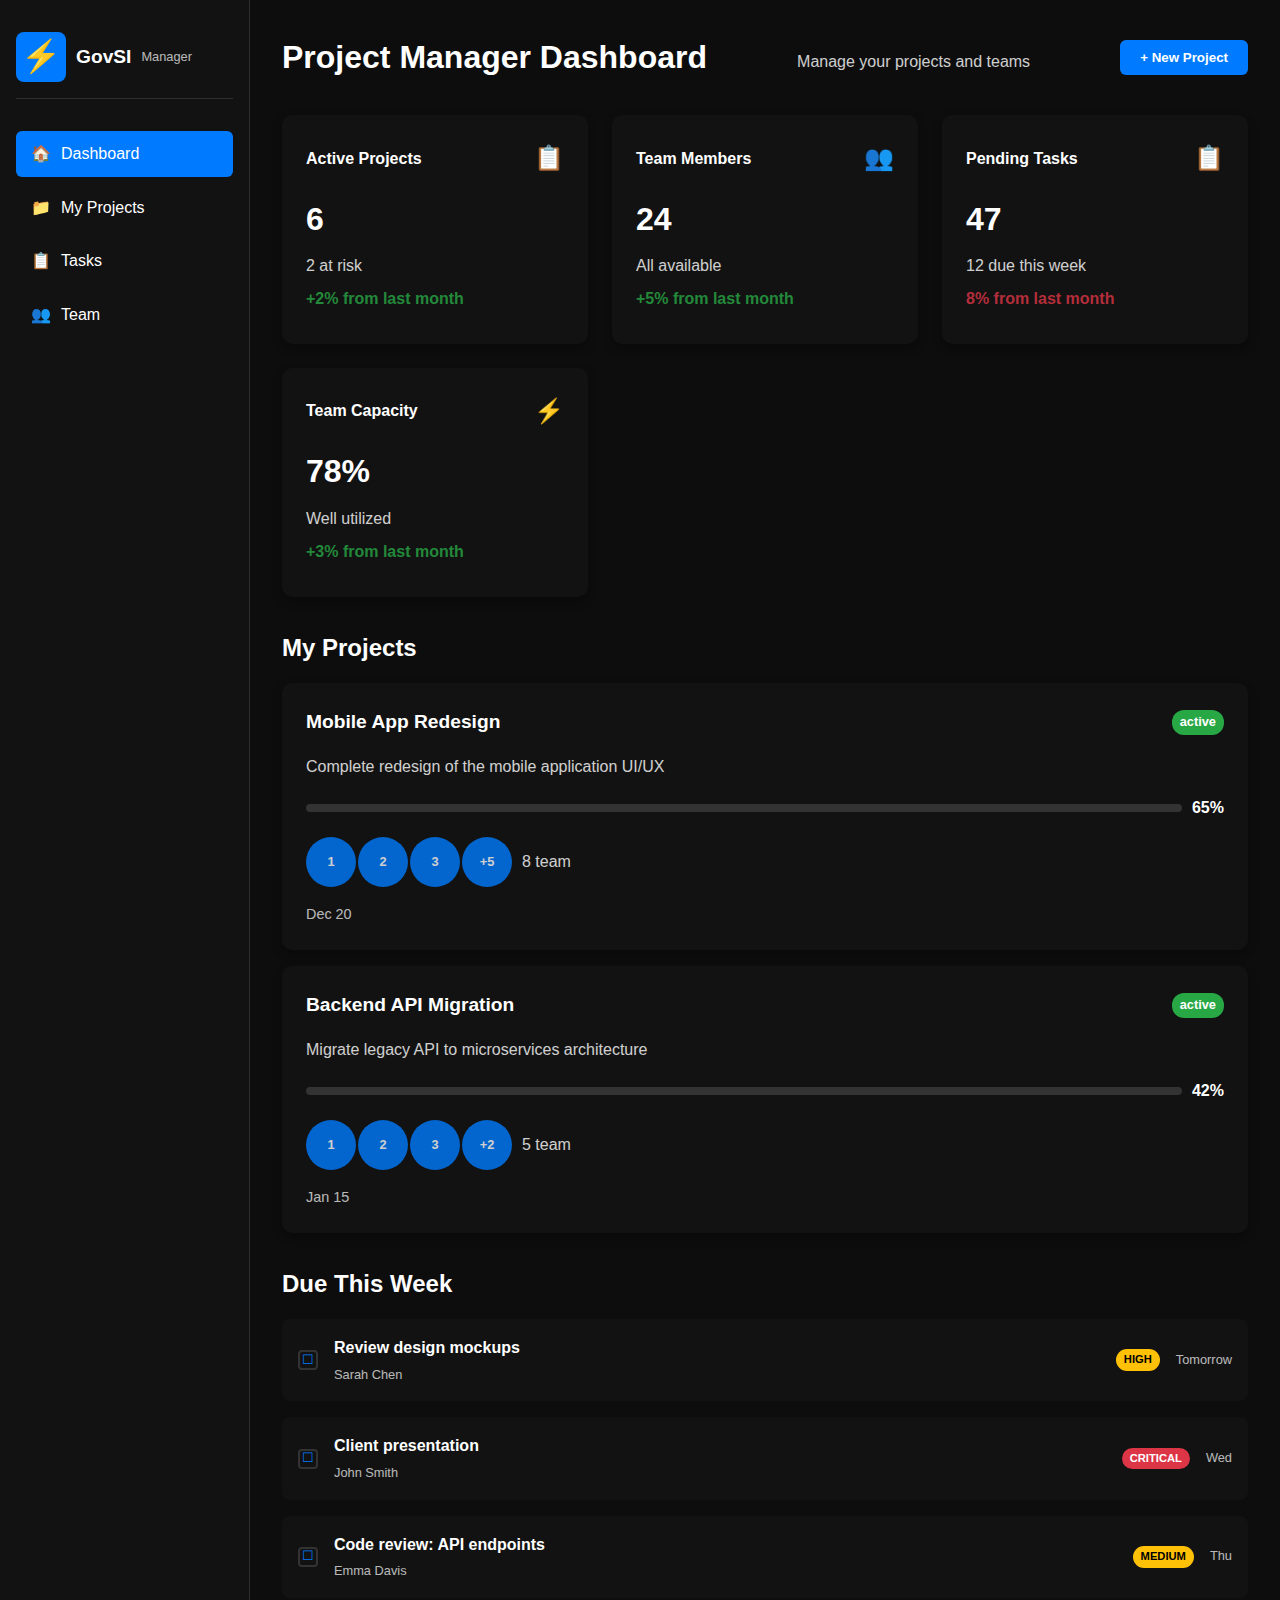
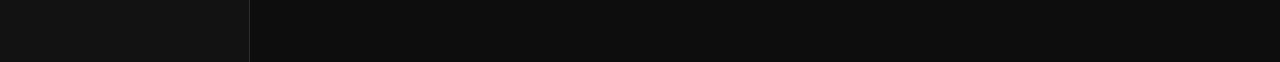
<file: src/main/resources/static/dashboard-manager.html>
<!DOCTYPE html>
<html lang="en">
<head>
  <meta charset="UTF-8" />
  <meta name="viewport" content="width=device-width, initial-scale=1.0"/>
  <title>Project Manager Dashboard - GovSI</title>
  <link rel="stylesheet" href="style.css">
</head>
<body>
  <div class="app-container">
    <!-- Sidebar -->
    <aside class="sidebar">
      <div class="logo">
        <div class="logo-icon">⚡</div>
        <span>GovSI</span>
        <small>Manager</small>
      </div>
      <nav>
        <ul>
          <li class="active"><a href="dashboard-manager.html"><span>🏠</span> Dashboard</a></li>
          <li><a href="projects.html"><span>📁</span> My Projects</a></li>
          <li><a href="tasks.html"><span>📋</span> Tasks</a></li>
          <li><a href="team.html"><span>👥</span> Team</a></li>
        </ul>
      </nav>
    </aside>

    <!-- Main Content -->
    <main class="main-content">
      <header class="page-header">
        <h1>Project Manager Dashboard</h1>
        <p>Manage your projects and teams</p>
        <button class="btn btn-primary">+ New Project</button>
      </header>

      <!-- Stats Cards -->
      <div class="stats-cards">
        <div class="card">
          <div class="card-header">
            <h3>Active Projects</h3>
            <div class="icon">📋</div>
          </div>
          <div class="card-body">
            <h2>6</h2>
            <p>2 at risk</p>
            <p class="trend">+2% from last month</p>
          </div>
        </div>
        <div class="card">
          <div class="card-header">
            <h3>Team Members</h3>
            <div class="icon">👥</div>
          </div>
          <div class="card-body">
            <h2>24</h2>
            <p>All available</p>
            <p class="trend">+5% from last month</p>
          </div>
        </div>
        <div class="card">
          <div class="card-header">
            <h3>Pending Tasks</h3>
            <div class="icon">📋</div>
          </div>
          <div class="card-body">
            <h2>47</h2>
            <p>12 due this week</p>
            <p class="trend red">8% from last month</p>
          </div>
        </div>
        <div class="card">
          <div class="card-header">
            <h3>Team Capacity</h3>
            <div class="icon">⚡</div>
          </div>
          <div class="card-body">
            <h2>78%</h2>
            <p>Well utilized</p>
            <p class="trend">+3% from last month</p>
          </div>
        </div>
      </div>

      <!-- Projects Section -->
      <section class="section">
        <h2>My Projects</h2>
        <div class="project-list">
          <div class="project-card">
            <div class="project-header">
              <h3>Mobile App Redesign</h3>
              <span class="status active">active</span>
            </div>
            <p>Complete redesign of the mobile application UI/UX</p>
            <div class="progress">
              <div class="progress-bar" style="width: 65%;"></div>
              <span>65%</span>
            </div>
            <div class="team-info">
              <div class="avatars">
                <span class="avatar">1</span>
                <span class="avatar">2</span>
                <span class="avatar">3</span>
                <span class="avatar">+5</span>
              </div>
              <span>8 team</span>
            </div>
            <div class="due-date">Dec 20</div>
          </div>
          <div class="project-card">
            <div class="project-header">
              <h3>Backend API Migration</h3>
              <span class="status active">active</span>
            </div>
            <p>Migrate legacy API to microservices architecture</p>
            <div class="progress">
              <div class="progress-bar" style="width: 42%;"></div>
              <span>42%</span>
            </div>
            <div class="team-info">
              <div class="avatars">
                <span class="avatar">1</span>
                <span class="avatar">2</span>
                <span class="avatar">3</span>
                <span class="avatar">+2</span>
              </div>
              <span>5 team</span>
            </div>
            <div class="due-date">Jan 15</div>
          </div>
        </div>
      </section>

      <!-- Due This Week -->
      <section class="section">
        <h2>Due This Week</h2>
        <div class="task-list">
          <div class="task-item">
            <div class="task-checkbox">☐</div>
            <div class="task-details">
              <h3>Review design mockups</h3>
              <p>Sarah Chen</p>
            </div>
            <div class="task-priority high">high</div>
            <div class="task-due">Tomorrow</div>
          </div>
          <div class="task-item">
            <div class="task-checkbox">☐</div>
            <div class="task-details">
              <h3>Client presentation</h3>
              <p>John Smith</p>
            </div>
            <div class="task-priority critical">critical</div>
            <div class="task-due">Wed</div>
          </div>
          <div class="task-item">
            <div class="task-checkbox">☐</div>
            <div class="task-details">
              <h3>Code review: API endpoints</h3>
              <p>Emma Davis</p>
            </div>
            <div class="task-priority medium">medium</div>
            <div class="task-due">Thu</div>
          </div>
        </div>
      </section>
    </main>
  </div>
  <script src="script.js"></script>
</body>
</html>
</file>
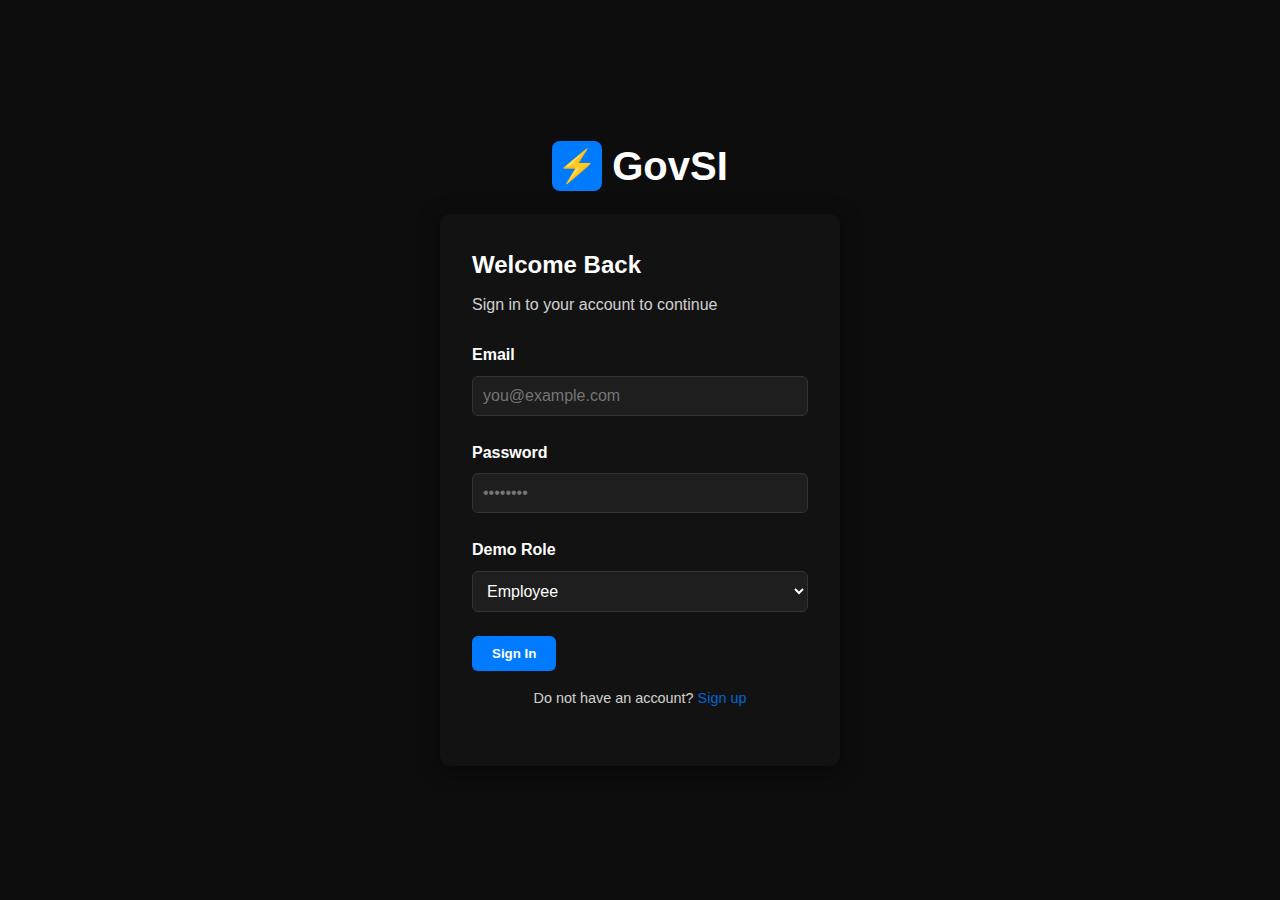
<file: src/main/resources/static/login.html>
<!DOCTYPE html>
<html lang="en">
<head>
  <meta charset="UTF-8" />
  <meta name="viewport" content="width=device-width, initial-scale=1.0"/>
  <title>Sign In - GovSI</title>
  <link rel="stylesheet" href="style.css">
</head>
<body>
  <div class="auth-container">
    <div class="logo">
      <div class="logo-icon">⚡</div>
      <h1>GovSI</h1>
    </div>
    <div class="form-box">
      <h2>Welcome Back</h2>
      <p>Sign in to your account to continue</p>
      <form id="loginForm">
        <div class="form-group">
          <label for="email">Email</label>
          <input type="email" id="email" placeholder="you@example.com" required>
        </div>
        <div class="form-group">
          <label for="password">Password</label>
          <input type="password" id="password" placeholder="••••••••" required>
        </div>
        <div class="form-group">
          <label for="role">Demo Role</label>
          <select id="role" required>
            <option value="employee">Employee</option>
            <option value="manager">Chef de Projet</option>
            <option value="department_head">Chef de Département</option>
            <option value="director">Directeur</option>
            <option value="admin">Admin</option>
          </select>
        </div>
        <button type="submit" class="btn btn-primary">Sign In</button>
      </form>
      <p class="signup-link">Do not have an account? <a href="register.html">Sign up</a></p>
    </div>
  </div>
  <script src="script.js"></script>
</body>
</html>
</file>
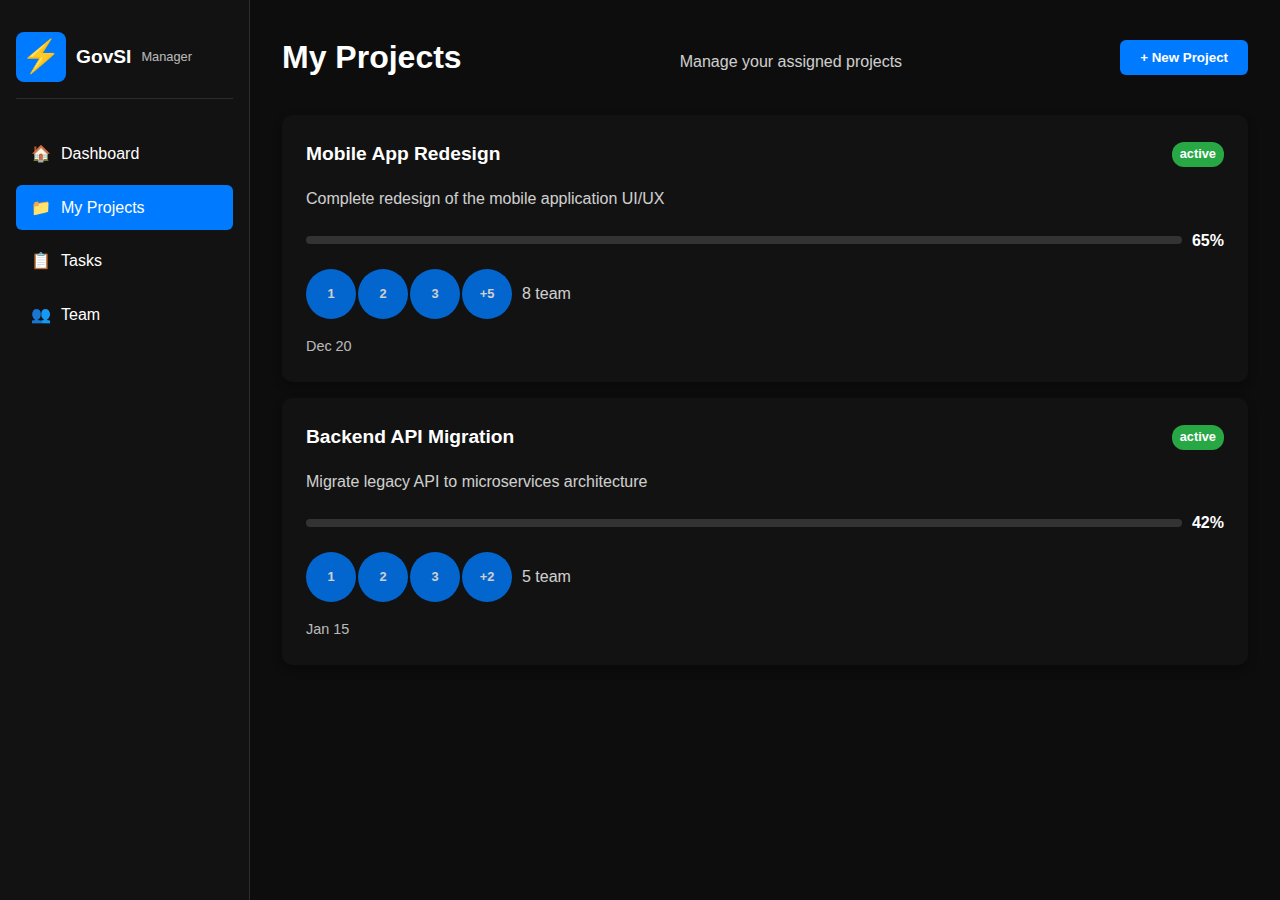
<file: src/main/resources/static/projects.html>
<!DOCTYPE html>
<html lang="en">
<head>
  <meta charset="UTF-8" />
  <meta name="viewport" content="width=device-width, initial-scale=1.0"/>
  <title>My Projects - GovSI</title>
  <link rel="stylesheet" href="style.css">
</head>
<body>
  <div class="app-container">
    <!-- Sidebar -->
    <aside class="sidebar">
      <div class="logo">
        <div class="logo-icon">⚡</div>
        <span>GovSI</span>
        <small>Manager</small>
      </div>
      <nav>
        <ul>
          <li><a href="dashboard-manager.html"><span>🏠</span> Dashboard</a></li>
          <li class="active"><a href="projects.html"><span>📁</span> My Projects</a></li>
          <li><a href="tasks.html"><span>📋</span> Tasks</a></li>
          <li><a href="team.html"><span>👥</span> Team</a></li>
        </ul>
      </nav>
    </aside>

    <!-- Main Content -->
    <main class="main-content">
      <header class="page-header">
        <h1>My Projects</h1>
        <p>Manage your assigned projects</p>
        <button class="btn btn-primary">+ New Project</button>
      </header>

      <div class="project-list">
        <div class="project-card">
          <div class="project-header">
            <h3>Mobile App Redesign</h3>
            <span class="status active">active</span>
          </div>
          <p>Complete redesign of the mobile application UI/UX</p>
          <div class="progress">
            <div class="progress-bar" style="width: 65%;"></div>
            <span>65%</span>
          </div>
          <div class="team-info">
            <div class="avatars">
              <span class="avatar">1</span>
              <span class="avatar">2</span>
              <span class="avatar">3</span>
              <span class="avatar">+5</span>
            </div>
            <span>8 team</span>
          </div>
          <div class="due-date">Dec 20</div>
        </div>
        <div class="project-card">
          <div class="project-header">
            <h3>Backend API Migration</h3>
            <span class="status active">active</span>
          </div>
          <p>Migrate legacy API to microservices architecture</p>
          <div class="progress">
            <div class="progress-bar" style="width: 42%;"></div>
            <span>42%</span>
          </div>
          <div class="team-info">
            <div class="avatars">
              <span class="avatar">1</span>
              <span class="avatar">2</span>
              <span class="avatar">3</span>
              <span class="avatar">+2</span>
            </div>
            <span>5 team</span>
          </div>
          <div class="due-date">Jan 15</div>
        </div>
      </div>
    </main>
  </div>
  <script src="script.js"></script>
</body>
</html>
</file>
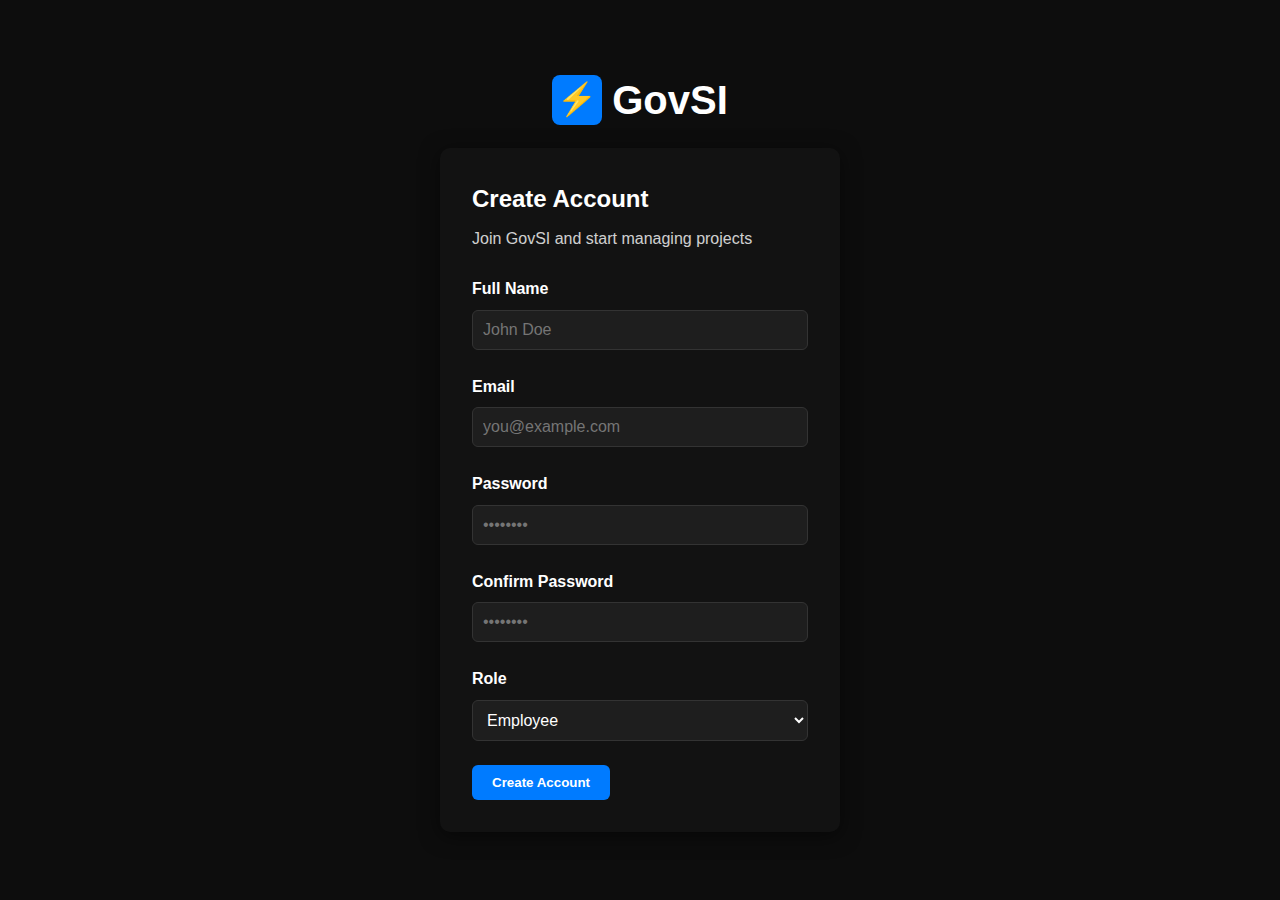
<file: src/main/resources/static/register.html>
<!DOCTYPE html>
<html lang="en">
<head>
  <meta charset="UTF-8" />
  <meta name="viewport" content="width=device-width, initial-scale=1.0"/>
  <title>Create Account - GovSI</title>
  <link rel="stylesheet" href="style.css">
</head>
<body>
  <div class="auth-container">
    <div class="logo">
      <div class="logo-icon">⚡</div>
      <h1>GovSI</h1>
    </div>
    <div class="form-box">
      <h2>Create Account</h2>
      <p>Join GovSI and start managing projects</p>
      <form id="registerForm">
        <div class="form-group">
          <label for="fullName">Full Name</label>
          <input type="text" id="fullName" placeholder="John Doe" required>
        </div>
        <div class="form-group">
          <label for="email">Email</label>
          <input type="email" id="email" placeholder="you@example.com" required>
        </div>
        <div class="form-group">
          <label for="password">Password</label>
          <input type="password" id="password" placeholder="••••••••" required>
        </div>
        <div class="form-group">
          <label for="confirmPassword">Confirm Password</label>
          <input type="password" id="confirmPassword" placeholder="••••••••" required>
        </div>
        <div class="form-group">
          <label for="role">Role</label>
          <select id="role" required>
            <option value="employee">Employee</option>
            <option value="manager">Chef de Projet</option>
            <option value="department_head">Chef de Département</option>
            <option value="director">Directeur</option>
            <option value="admin">Admin</option>
          </select>
        </div>
        <button type="submit" class="btn btn-primary">Create Account</button>
      </form>
    </div>
  </div>
  <script src="script.js"></script>
</body>
</html>
</file>
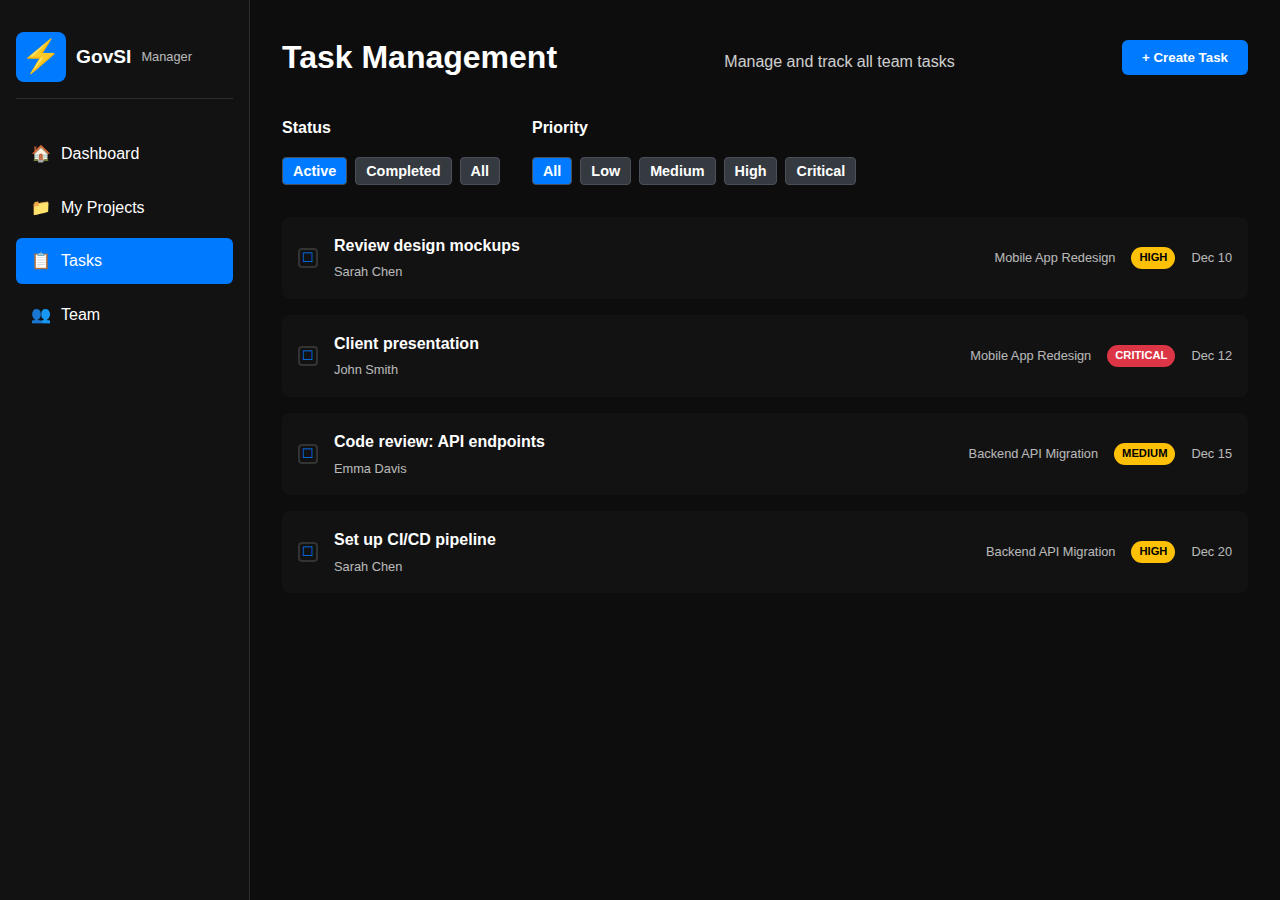
<file: src/main/resources/static/tasks.html>
<!DOCTYPE html>
<html lang="en">
<head>
  <meta charset="UTF-8" />
  <meta name="viewport" content="width=device-width, initial-scale=1.0"/>
  <title>Task Management - GovSI</title>
  <link rel="stylesheet" href="style.css">
</head>
<body>
  <div class="app-container">
    <!-- Sidebar -->
    <aside class="sidebar">
      <div class="logo">
        <div class="logo-icon">⚡</div>
        <span>GovSI</span>
        <small>Manager</small>
      </div>
      <nav>
        <ul>
          <li><a href="dashboard-manager.html"><span>🏠</span> Dashboard</a></li>
          <li><a href="projects.html"><span>📁</span> My Projects</a></li>
          <li class="active"><a href="tasks.html"><span>📋</span> Tasks</a></li>
          <li><a href="team.html"><span>👥</span> Team</a></li>
        </ul>
      </nav>
    </aside>

    <!-- Main Content -->
    <main class="main-content">
      <header class="page-header">
        <h1>Task Management</h1>
        <p>Manage and track all team tasks</p>
        <button class="btn btn-primary">+ Create Task</button>
      </header>

      <div class="filters">
        <div class="filter-group">
          <label>Status</label>
          <div class="filter-buttons">
            <button class="btn btn-secondary active">Active</button>
            <button class="btn btn-secondary">Completed</button>
            <button class="btn btn-secondary">All</button>
          </div>
        </div>
        <div class="filter-group">
          <label>Priority</label>
          <div class="filter-buttons">
            <button class="btn btn-secondary active">All</button>
            <button class="btn btn-secondary">Low</button>
            <button class="btn btn-secondary">Medium</button>
            <button class="btn btn-secondary">High</button>
            <button class="btn btn-secondary">Critical</button>
          </div>
        </div>
      </div>

      <div class="task-list">
        <div class="task-item">
          <div class="task-checkbox">☐</div>
          <div class="task-details">
            <h3>Review design mockups</h3>
            <p>Sarah Chen</p>
          </div>
          <div class="task-project">Mobile App Redesign</div>
          <div class="task-priority high">high</div>
          <div class="task-due">Dec 10</div>
        </div>
        <div class="task-item">
          <div class="task-checkbox">☐</div>
          <div class="task-details">
            <h3>Client presentation</h3>
            <p>John Smith</p>
          </div>
          <div class="task-project">Mobile App Redesign</div>
          <div class="task-priority critical">critical</div>
          <div class="task-due">Dec 12</div>
        </div>
        <div class="task-item">
          <div class="task-checkbox">☐</div>
          <div class="task-details">
            <h3>Code review: API endpoints</h3>
            <p>Emma Davis</p>
          </div>
          <div class="task-project">Backend API Migration</div>
          <div class="task-priority medium">medium</div>
          <div class="task-due">Dec 15</div>
        </div>
        <div class="task-item">
          <div class="task-checkbox">☐</div>
          <div class="task-details">
            <h3>Set up CI/CD pipeline</h3>
            <p>Sarah Chen</p>
          </div>
          <div class="task-project">Backend API Migration</div>
          <div class="task-priority high">high</div>
          <div class="task-due">Dec 20</div>
        </div>
      </div>
    </main>
  </div>
  <script src="script.js"></script>
</body>
</html>
</file>
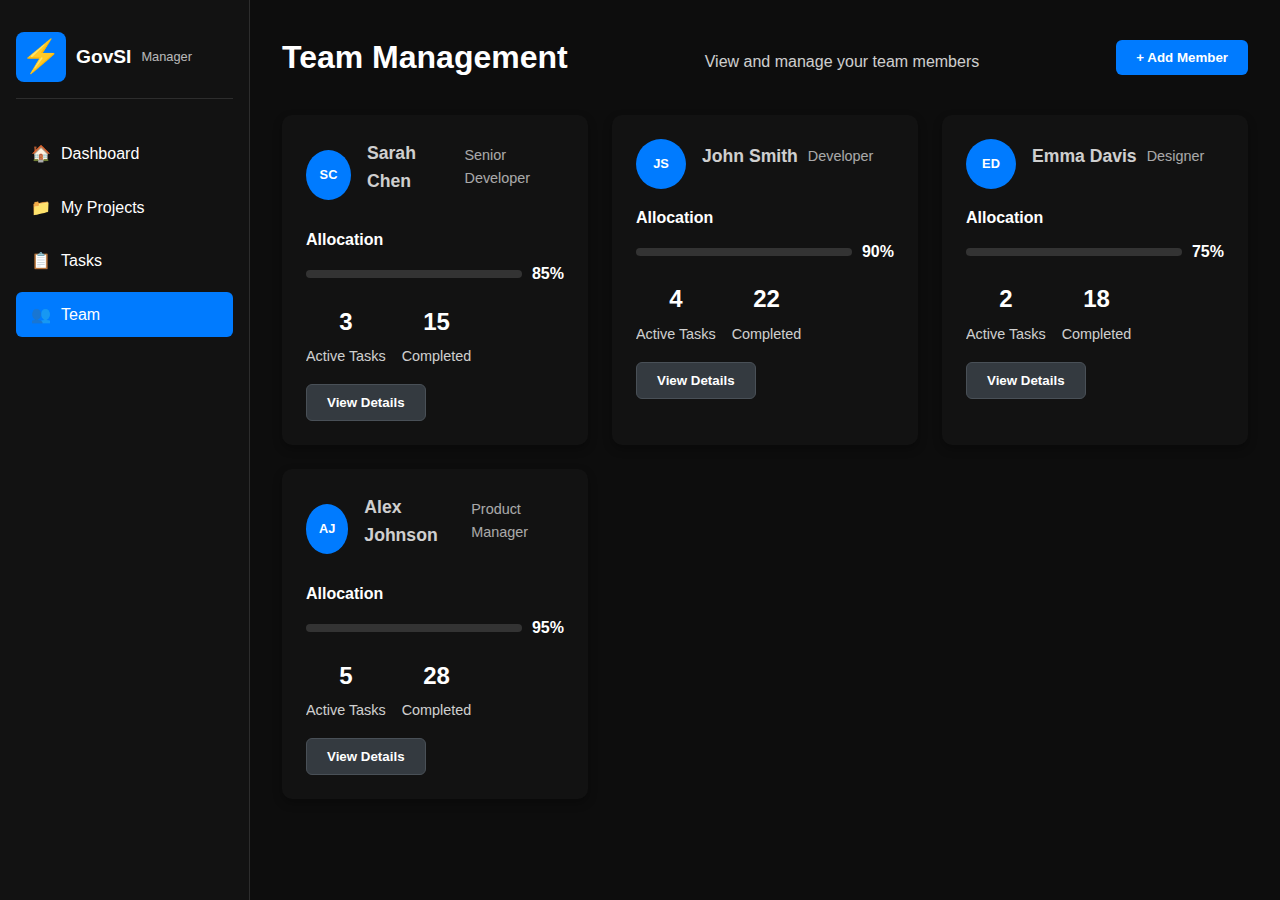
<file: src/main/resources/static/team.html>
<!DOCTYPE html>
<html lang="en">
<head>
  <meta charset="UTF-8" />
  <meta name="viewport" content="width=device-width, initial-scale=1.0"/>
  <title>Team Management - GovSI</title>
  <link rel="stylesheet" href="style.css">
</head>
<body>
  <div class="app-container">
    <!-- Sidebar -->
    <aside class="sidebar">
      <div class="logo">
        <div class="logo-icon">⚡</div>
        <span>GovSI</span>
        <small>Manager</small>
      </div>
      <nav>
        <ul>
          <li><a href="dashboard-manager.html"><span>🏠</span> Dashboard</a></li>
          <li><a href="projects.html"><span>📁</span> My Projects</a></li>
          <li><a href="tasks.html"><span>📋</span> Tasks</a></li>
          <li class="active"><a href="team.html"><span>👥</span> Team</a></li>
        </ul>
      </nav>
    </aside>

    <!-- Main Content -->
    <main class="main-content">
      <header class="page-header">
        <h1>Team Management</h1>
        <p>View and manage your team members</p>
        <button class="btn btn-primary">+ Add Member</button>
      </header>

      <div class="team-grid">
        <div class="team-card">
          <div class="team-header">
            <div class="avatar">SC</div>
            <div class="team-info">
              <h3>Sarah Chen</h3>
              <p>Senior Developer</p>
            </div>
          </div>
          <div class="allocation">
            <label>Allocation</label>
            <div class="progress">
              <div class="progress-bar" style="width: 85%;"></div>
              <span>85%</span>
            </div>
          </div>
          <div class="stats">
            <div class="stat">
              <h4>3</h4>
              <p>Active Tasks</p>
            </div>
            <div class="stat">
              <h4>15</h4>
              <p>Completed</p>
            </div>
          </div>
          <button class="btn btn-secondary">View Details</button>
        </div>
        <div class="team-card">
          <div class="team-header">
            <div class="avatar">JS</div>
            <div class="team-info">
              <h3>John Smith</h3>
              <p>Developer</p>
            </div>
          </div>
          <div class="allocation">
            <label>Allocation</label>
            <div class="progress">
              <div class="progress-bar" style="width: 90%;"></div>
              <span>90%</span>
            </div>
          </div>
          <div class="stats">
            <div class="stat">
              <h4>4</h4>
              <p>Active Tasks</p>
            </div>
            <div class="stat">
              <h4>22</h4>
              <p>Completed</p>
            </div>
          </div>
          <button class="btn btn-secondary">View Details</button>
        </div>
        <div class="team-card">
          <div class="team-header">
            <div class="avatar">ED</div>
            <div class="team-info">
              <h3>Emma Davis</h3>
              <p>Designer</p>
            </div>
          </div>
          <div class="allocation">
            <label>Allocation</label>
            <div class="progress">
              <div class="progress-bar" style="width: 75%;"></div>
              <span>75%</span>
            </div>
          </div>
          <div class="stats">
            <div class="stat">
              <h4>2</h4>
              <p>Active Tasks</p>
            </div>
            <div class="stat">
              <h4>18</h4>
              <p>Completed</p>
            </div>
          </div>
          <button class="btn btn-secondary">View Details</button>
        </div>
        <div class="team-card">
          <div class="team-header">
            <div class="avatar">AJ</div>
            <div class="team-info">
              <h3>Alex Johnson</h3>
              <p>Product Manager</p>
            </div>
          </div>
          <div class="allocation">
            <label>Allocation</label>
            <div class="progress">
              <div class="progress-bar" style="width: 95%;"></div>
              <span>95%</span>
            </div>
          </div>
          <div class="stats">
            <div class="stat">
              <h4>5</h4>
              <p>Active Tasks</p>
            </div>
            <div class="stat">
              <h4>28</h4>
              <p>Completed</p>
            </div>
          </div>
          <button class="btn btn-secondary">View Details</button>
        </div>
      </div>
    </main>
  </div>
  <script src="script.js"></script>
</body>
</html>
</file>
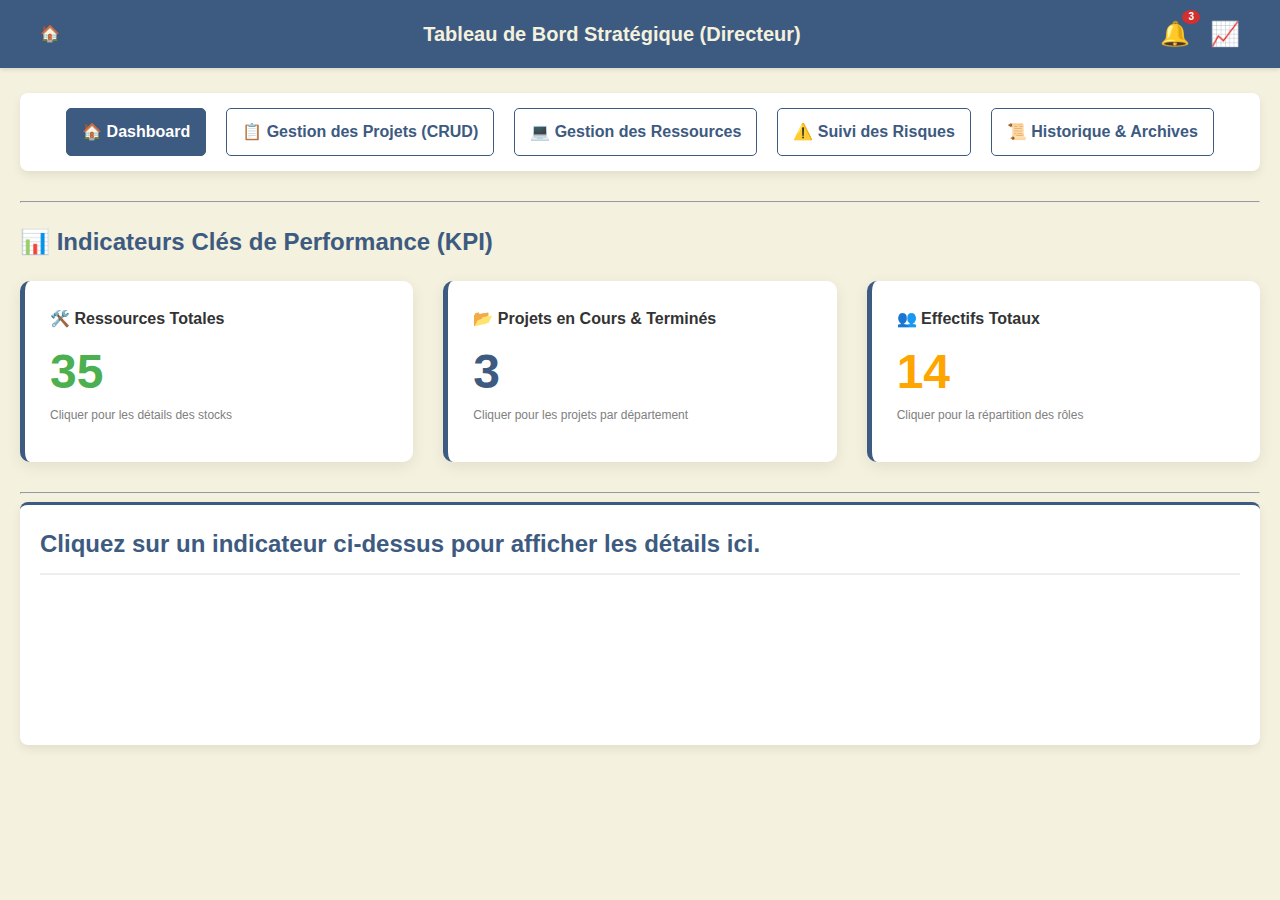
<file: bin/src/main/resources/static/Dash.html>
<!DOCTYPE html>
<html lang="fr">
<head>
    <meta charset="UTF-8">
    <meta name="viewport" content="width=device-width, initial-scale=1.0">
    <title>GSI - Dashboard Directeur</title>
    <style>
        /* 🎨 DÉBUT DU CODE CSS (Style Cohérent) */
        :root {
            --color-primary: #3d5a80; 
            --color-secondary: #f4f1de; 
            --color-text: #333333;
            --color-success: #4CAF50;
            --color-warning: #FFC107;
            --color-danger: #D32F2F;
            --color-card-bg: #ffffff;
            --color-card-shadow: rgba(0, 0, 0, 0.08);
        }

        body {
            font-family: 'Segoe UI', Tahoma, Geneva, Verdana, sans-serif;
            background-color: var(--color-secondary);
            margin: 0;
            padding: 0;
            line-height: 1.6;
        }

        h1, h2 {
            color: var(--color-primary);
        }

        /* --- Entête de page --- */
        #header-bar {
            background-color: var(--color-primary);
            color: var(--color-secondary);
            padding: 15px 40px;
            font-size: 20px;
            font-weight: 600;
            box-shadow: 0 2px 4px rgba(0, 0, 0, 0.1);
            display: flex;
            justify-content: space-between;
            align-items: center;
        }
        
        #header-title {
            flex-grow: 1; 
            text-align: center;
        }

        #header-icons {
            display: flex;
            gap: 20px;
            align-items: center;
        }

        .header-icon-link {
            text-decoration: none;
            color: var(--color-secondary);
            font-size: 24px;
            cursor: pointer;
            position: relative;
            transition: color 0.3s;
        }

        .header-icon-link:hover {
            color: #b0c4de; 
        }
        
        .notification-badge {
            position: absolute;
            top: -5px;
            right: -10px;
            background-color: var(--color-danger);
            color: white;
            border-radius: 50%;
            padding: 2px 6px;
            font-size: 10px;
            line-height: 1;
            font-weight: bold;
            pointer-events: none; 
        }

        main {
            max-width: 1400px;
            margin: 25px auto;
            padding: 0 20px;
        }

        /* --- Section Menu de Navigation --- */
        #dashboard-nav {
            display: flex;
            justify-content: center;
            gap: 20px;
            margin-bottom: 30px;
            padding: 15px;
            background-color: var(--color-card-bg);
            border-radius: 8px;
            box-shadow: 0 4px 10px var(--color-card-shadow);
        }
        
        .nav-link {
            text-decoration: none;
            color: var(--color-primary);
            font-weight: 600;
            padding: 10px 15px;
            border-radius: 5px;
            transition: background-color 0.3s, color 0.3s;
            border: 1px solid var(--color-primary);
        }

        .nav-link:hover {
            background-color: var(--color-primary);
            color: white;
        }
        
        .nav-link.active {
            background-color: var(--color-primary);
            color: white;
        }

        /* --- Section Cartes d'Indicateurs (KPI) --- */
        #kpi-container {
            display: grid;
            grid-template-columns: repeat(3, 1fr);
            gap: 30px;
            margin-bottom: 30px;
        }

        .kpi-card {
            background-color: var(--color-card-bg);
            padding: 25px;
            border-radius: 10px;
            box-shadow: 0 4px 15px var(--color-card-shadow);
            cursor: pointer;
            transition: transform 0.3s, box-shadow 0.3s;
            border-left: 5px solid var(--color-primary);
        }

        .kpi-card:hover {
            transform: translateY(-5px);
            box-shadow: 0 8px 20px rgba(0, 0, 0, 0.15);
        }

        .kpi-card h3 {
            margin-top: 0;
            font-size: 16px;
            color: var(--color-text);
            display: flex;
            align-items: center;
            gap: 10px;
        }

        .kpi-value {
            font-size: 48px;
            font-weight: bold;
            color: var(--color-danger);
            line-height: 1;
        }
        
        .kpi-card[data-kpi="Ressources"] .kpi-value { color: var(--color-success); }
        .kpi-card[data-kpi="Projets"] .kpi-value { color: var(--color-primary); }
        .kpi-card[data-kpi="Employes"] .kpi-value { color: orange; }

        /* --- Section Détails Interactifs --- */
        #details-container {
            background-color: var(--color-card-bg);
            padding: 20px;
            border-radius: 8px;
            box-shadow: 0 4px 10px var(--color-card-shadow);
            min-height: 200px;
            border-top: 3px solid var(--color-primary);
        }

        #details-title {
            color: var(--color-primary);
            border-bottom: 2px solid #eeeeee;
            padding-bottom: 10px;
            margin-top: 0;
        }

        .details-list {
            list-style: none;
            padding: 0;
            margin-top: 15px;
        }

        .details-list li {
            padding: 10px 0;
            border-bottom: 1px dashed #f0f0f0;
            display: flex;
            justify-content: space-between;
            font-size: 15px;
        }
        
        .details-list li:last-child {
            border-bottom: none;
            font-weight: bold;
        }
        
        .details-list strong {
            color: var(--color-primary);
        }

        .hidden {
            display: none;
        }
        /* 🎨 FIN DU CODE CSS */
    </style>
</head>
<body>
    <header id="header-bar">
        <a href="Dash.html" class="header-icon-link" title="Dashboard" style="font-size: 16px; width: 24px; text-align: left;">
            🏠
        </a> 
        
        <span id="header-title">Tableau de Bord Stratégique (Directeur)</span>

        <div id="header-icons">
            
            <span id="notification-icon" class="header-icon-link" onclick="alert('3 Notifications importantes: 2 projets à Haut Risque, 1 ressource critique faible.')">
                🔔
                <span class="notification-badge">3</span> 
            </span>

            <a href="RapportsDécisionnels.html" class="header-icon-link" title="Accéder aux Rapports Décisionnels">
                📈
            </a>
        </div>
    </header>

    <main>
        
        <nav id="dashboard-nav">
            <a href="dash.html" class="nav-link active">🏠 Dashboard</a>
            <a href="directeur1.html" class="nav-link">📋 Gestion des Projets (CRUD)</a>
            <a href="Ressources.html" class="nav-link">💻 Gestion des Ressources</a>
            <a href="Risques.html" class="nav-link">⚠️ Suivi des Risques</a>
            <a href="Historique.html" class="nav-link">📜 Historique & Archives</a>
        </nav>
        
        <hr>

        <h2>📊 Indicateurs Clés de Performance (KPI)</h2>

        <section id="kpi-container">
            
            <div class="kpi-card" data-kpi="Ressources">
                <h3>🛠️ Ressources Totales</h3>
                <div class="kpi-value" id="kpi-ressources-total">35</div>
                <p style="font-size:12px; margin-top: 10px; color: grey;">Cliquer pour les détails des stocks</p>
            </div>

            <div class="kpi-card" data-kpi="Projets">
                <h3>📂 Projets en Cours & Terminés</h3>
                <div class="kpi-value" id="kpi-projets-total">3</div>
                <p style="font-size:12px; margin-top: 10px; color: grey;">Cliquer pour les projets par département</p>
            </div>

            <div class="kpi-card" data-kpi="Employes">
                <h3>👥 Effectifs Totaux</h3>
                <div class="kpi-value" id="kpi-employes-total">14</div>
                <p style="font-size:12px; margin-top: 10px; color: grey;">Cliquer pour la répartition des rôles</p>
            </div>

        </section>
        
        <hr>

        <section id="details-container">
            <h2 id="details-title">Cliquez sur un indicateur ci-dessus pour afficher les détails ici.</h2>
            
            <ul id="details-ressources" class="details-list hidden">
                <li><span>Stock Total de Ressources:</span> <strong>35 unités</strong></li>
                <li><span>Total dans le Département IT:</span> <strong>12 unités</strong></li>
                <li><span>Total dans le Département Commercial:</span> <strong>8 unités</strong></li>
                <li><span>Total non-affectées (Disponible):</span> <strong>5 unités</strong></li>
                <li><span>Total affectées à un projet:</span> <strong>30 unités</strong></li>
            </ul>

            <ul id="details-projets" class="details-list hidden">
                <li><span>Projets pour la Finance:</span> <strong>1</strong></li>
                <li><span>Projets pour le Commercial:</span> <strong>1</strong></li>
                <li><span>Projets pour les RH:</span> <strong>1</strong></li>
                <li><span>Projets pour l'IT:</span> <strong>0</strong></li>
                <li style="border-top: 2px solid var(--color-primary); margin-top: 10px;"><span>Total Projets:</span> <strong>3</strong></li>
            </ul>

            <ul id="details-employes" class="details-list hidden">
                <li><span>Nombre de Chefs de Département:</span> <strong>2</strong></li>
                <li><span>Nombre de Chefs de Projet:</span> <strong>3</strong></li>
                <li><span>Nombre d'Employés affectés à un projet:</span> <strong>9</strong></li>
                <li style="border-top: 2px solid var(--color-primary); margin-top: 10px;"><span>Total Effectifs (Unique):</span> <strong>14</strong></li>
            </ul>

        </section>

    </main>

    <script>
        document.addEventListener('DOMContentLoaded', () => {
            const kpiCards = document.querySelectorAll('.kpi-card');
            const detailsTitle = document.getElementById('details-title');
            const detailLists = document.querySelectorAll('.details-list');

            const DATA = {
                Ressources: {
                    title: "🛠️ Détails des Stocks de Ressources",
                },
                Projets: {
                    title: "📂 Répartition des Projets par Département",
                },
                Employes: {
                    title: "👥 Répartition des Effectifs par Rôle",
                }
            };

            kpiCards.forEach(card => {
                card.addEventListener('click', () => {
                    const kpiType = card.getAttribute('data-kpi');
                    
                    detailLists.forEach(list => list.classList.add('hidden'));

                    const activeList = document.getElementById(`details-${kpiType.toLowerCase()}`);
                    if (activeList) {
                        activeList.classList.remove('hidden');
                        detailsTitle.textContent = DATA[kpiType].title;
                    }
                });
            });
        });
    </script>
</body>
</html>
</file>
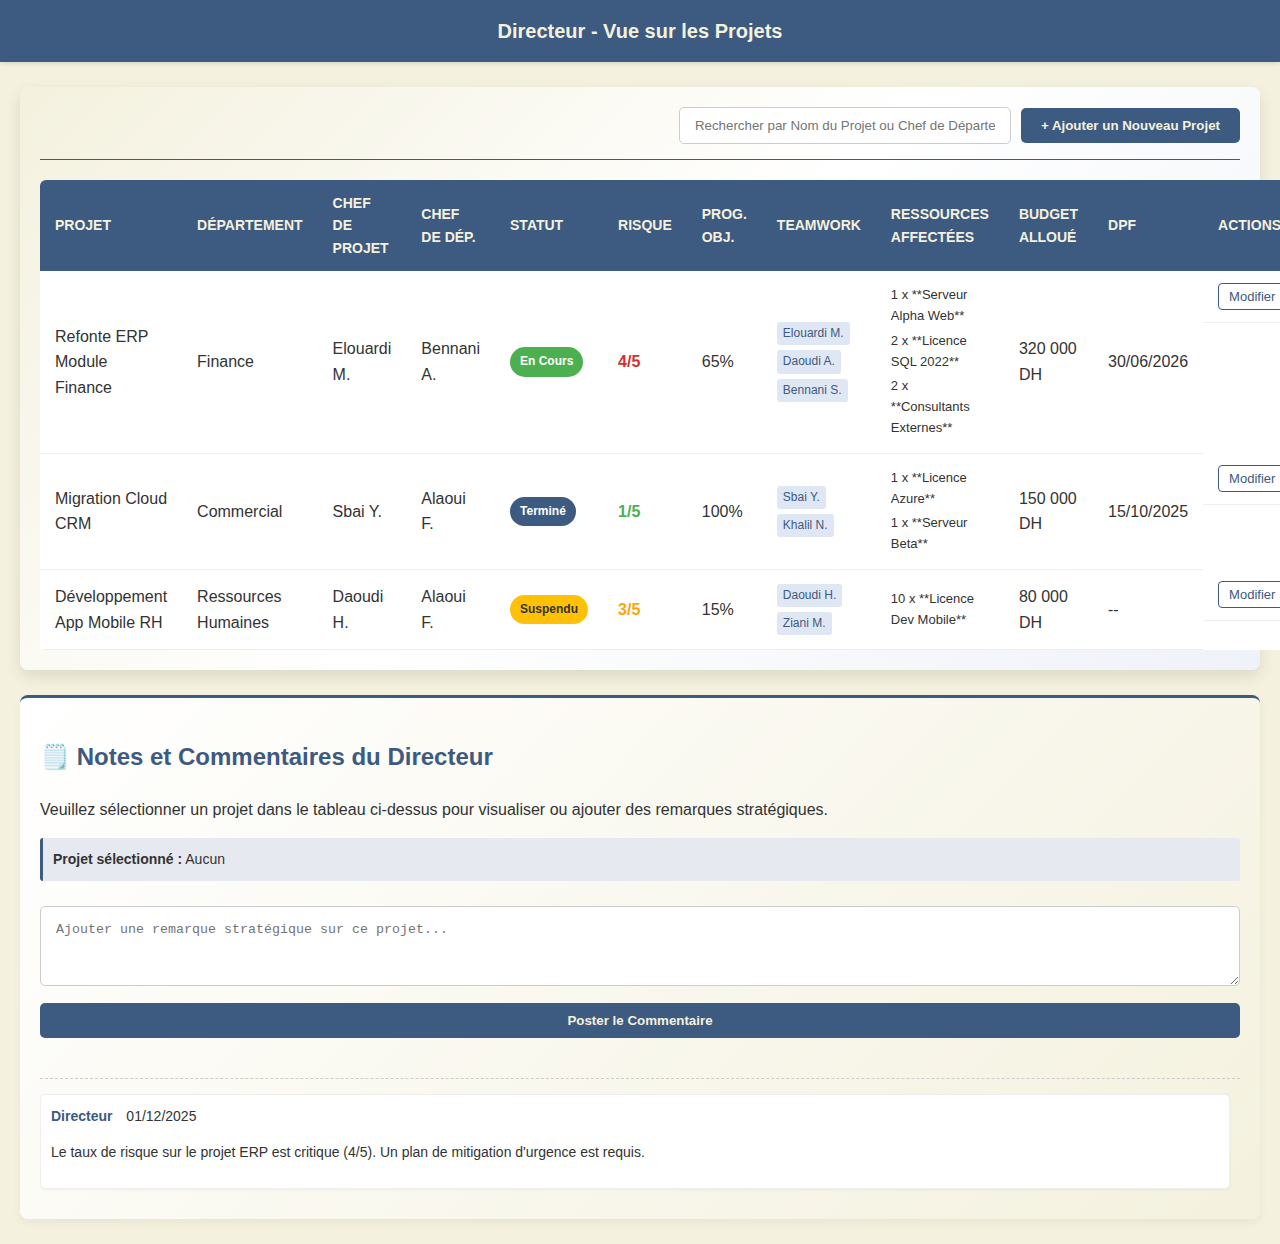
<file: bin/src/main/resources/static/directeur1.html>
<!DOCTYPE html>
<html lang="fr">
<head>
    <meta charset="UTF-8">
    <meta name="viewport" content="width=device-width, initial-scale=1.0">
    <title>GSI - Directeur - Vue sur les Projets</title>
    <style>
        /* 🎨 DÉBUT DU CODE CSS COMPLET MIS À JOUR */
        :root {
            --color-primary: #3d5a80; 
            --color-secondary: #f4f1de; 
            --color-text: #333333;
            --color-success: #4CAF50;
            --color-warning: #FFC107;
            --color-danger: #D32F2F;
            --color-danger-sable: #d9534f; 
        }

        body {
            font-family: 'Segoe UI', Tahoma, Geneva, Verdana, sans-serif;
            background-color: var(--color-secondary);
            color: var(--color-text);
            margin: 0;
            padding: 0;
            line-height: 1.6;
        }

        h1, h2, h3 {
            color: var(--color-primary);
        }

        #header-bar {
            background-color: var(--color-primary);
            color: var(--color-secondary);
            padding: 15px 40px;
            font-size: 20px;
            font-weight: 600;
            box-shadow: 0 2px 4px rgba(0, 0, 0, 0.1);
            text-align: center; 
        }

        main {
            max-width: 1500px;
            margin: 25px auto;
            padding: 0 20px;
            display: block; 
        }

        #project-crud-section {
            background: linear-gradient(135deg, var(--color-secondary) 0%, #ffffff 50%, #eff2f8 100%); 
            padding: 20px;
            border-radius: 8px;
            box-shadow: 0 6px 15px rgba(0, 0, 0, 0.1);
            margin-bottom: 25px;
        }

        #controls-bar {
            display: flex;
            justify-content: flex-end; 
            align-items: center;
            margin-bottom: 20px;
            border-bottom: 1px solid var(--color-primary);
            padding-bottom: 15px;
        }

        .search-add-group {
            display: flex;
            gap: 10px;
            align-items: center;
        }

        #search-bar {
            padding: 10px 15px;
            border: 1px solid #ccc;
            border-radius: 5px;
            width: 300px;
            transition: border-color 0.3s;
        }

        .add-btn {
            background-color: var(--color-primary);
            color: var(--color-secondary);
            padding: 10px 20px;
            border: none;
            border-radius: 5px;
            cursor: pointer;
            font-weight: bold;
            transition: background-color 0.3s, opacity 0.3s;
        }

        .add-btn:hover:not(:disabled) {
            background-color: #2a3c50; 
        }

        #projects-table {
            width: 100%;
            border-collapse: collapse;
            background-color: white; 
            border-radius: 6px;
            overflow: hidden; 
        }

        #projects-table th {
            background-color: var(--color-primary);
            color: var(--color-secondary);
            padding: 12px 15px;
            text-align: left;
            font-weight: 600;
            text-transform: uppercase;
            font-size: 14px;
        }

        #projects-table td {
            padding: 12px 15px;
            border-bottom: 1px solid #eeeeee;
            transition: background-color 0.2s;
            cursor: pointer; 
        }

        /* Style pour les détails de ressources (et maintenant Teamwork) */
        #projects-table td div {
            padding: 2px 0;
            font-size: 13px;
            white-space: normal; /* Permet le retour à la ligne dans les cellules complexes */
        }
        
        /* Affichage des membres de l'équipe */
        .teamwork-list {
            display: flex;
            flex-wrap: wrap;
            gap: 5px;
        }
        .teamwork-member {
            background-color: #e0e7f4;
            color: var(--color-primary);
            padding: 2px 6px;
            border-radius: 3px;
            font-size: 12px;
            white-space: nowrap;
        }
        
        /* CORRECTION APPLIQUÉE POUR LA DERNIÈRE CELLULE D'ACTIONS */
        #projects-table td:last-child { 
            white-space: nowrap; 
            display: flex; 
            gap: 5px; 
            padding: 12px 5px 12px 15px; 
        }
        /* FIN DE LA CORRECTION */

        #projects-table tbody tr:hover {
            background-color: #f9f9f9;
        }

        #projects-table tbody tr.selected-row {
            background-color: #e6e9f0; 
            border-left: 5px solid var(--color-primary);
        }

        .status {
            padding: 5px 10px;
            border-radius: 20px;
            font-size: 12px;
            font-weight: bold;
            color: white;
            display: inline-block;
        }
        .running { background-color: var(--color-success); }
        .completed { background-color: var(--color-primary); }
        .suspended { background-color: var(--color-warning); color: var(--color-text); }
        .risk.high { color: var(--color-danger); font-weight: bold; }
        .risk.medium { color: orange; font-weight: bold; } /* Ajout style medium */
        .risk.low { color: var(--color-success); font-weight: bold; } /* Ajout style low */


        .action-btn {
            padding: 5px 10px;
            border-radius: 4px;
            cursor: pointer;
            transition: background-color 0.2s, color 0.2s;
            font-size: 13px;
        }

        .edit-btn {
            border: 1px solid var(--color-primary);
            background-color: white;
            color: var(--color-primary);
        }

        .edit-btn:hover {
            background-color: var(--color-primary);
            color: var(--color-secondary);
        }

        .delete-btn {
            border: 1px solid var(--color-danger-sable);
            background-color: var(--color-danger-sable);
            color: white;
        }

        .delete-btn:hover {
            background-color: #c9302c; 
        }

        #comment-section {
            background: linear-gradient(135deg, #ffffff 0%, var(--color-secondary) 100%);
            padding: 20px;
            border-radius: 8px;
            box-shadow: 0 4px 10px rgba(0, 0, 0, 0.05);
            border-top: 3px solid var(--color-primary);
        }
        
        #selected-project-info {
            margin: 15px 0;
            padding: 10px;
            background-color: #e6e9f0; 
            border-left: 3px solid var(--color-primary);
            border-radius: 3px;
            font-size: 14px;
        }

        #comment-input {
            width: 100%;
            height: 80px; 
            margin: 10px 0;
            padding: 15px;
            border: 1px solid #ccc;
            border-radius: 5px;
            resize: vertical;
            box-sizing: border-box;
        }

        #post-comment-btn {
            width: 100%;
            margin-bottom: 20px;
        }

        #comments-list {
            margin-top: 20px;
            border-top: 1px dashed #ccc;
            padding-top: 15px;
            max-height: 250px; 
            overflow-y: auto;
            padding-right: 10px; 
        }

        .comment-item {
            background-color: white; 
            border: 1px solid #eee;
            padding: 10px;
            margin-bottom: 10px;
            border-radius: 5px;
            font-size: 14px;
            box-shadow: 0 1px 3px rgba(0, 0, 0, 0.05);
        }

        .comment-author {
            font-weight: bold;
            color: var(--color-primary);
            margin-right: 10px;
        }

        /* Styles Modales */
        .modal {
            display: none; 
            position: fixed;
            z-index: 1000; 
            left: 0;
            top: 0;
            width: 100%;
            height: 100%;
            overflow: auto;
            background-color: rgba(0,0,0,0.4); 
        }

        .modal-content {
            background-color: var(--color-secondary);
            margin: 5% auto; 
            padding: 30px;
            border-radius: 10px;
            width: 80%;
            max-width: 500px;
            box-shadow: 0 5px 15px rgba(0,0,0,0.3);
            position: relative;
            border-top: 5px solid var(--color-primary);
        }

        .large-modal {
            max-width: 900px; 
            width: 90%;
        }

        .close-btn {
            color: var(--color-primary);
            float: right;
            font-size: 28px;
            font-weight: bold;
            cursor: pointer;
            line-height: 1;
        }

        .close-btn:hover, .close-btn:focus {
            color: var(--color-text);
            text-decoration: none;
            cursor: pointer;
        }

        #project-form label {
            display: block;
            margin-top: 15px;
            margin-bottom: 5px;
            font-weight: bold;
            color: var(--color-primary);
            font-size: 14px;
        }

        #project-form input[type="text"], 
        #project-form input[type="number"],
        #project-form input[type="date"],
        #project-form select {
            width: 100%;
            padding: 10px;
            margin-bottom: 10px;
            border: 1px solid #ccc;
            border-radius: 4px;
            box-sizing: border-box;
        }
        
        #project-form textarea {
            resize: vertical;
            width: 100%;
            padding: 10px;
            margin-bottom: 10px;
            border: 1px solid #ccc;
            border-radius: 4px;
            box-sizing: border-box;
        }

        .submit-btn {
            margin-top: 20px;
            width: 45%;
            padding: 12px;
            margin-right: 10px;
        }
        
        #project-form #cancel-modal-btn {
            width: 45%;
            background-color: #ccc;
            color: var(--color-text);
            border: 1px solid #aaa;
            padding: 10px 20px;
        }
        #project-form #cancel-modal-btn:hover {
            background-color: #bbb;
            color: var(--color-text);
        }

        .form-group-grid {
            display: grid;
            grid-template-columns: 1fr 1fr;
            gap: 20px;
        }

        .form-column h3 {
            border-bottom: 1px solid #ccc;
            padding-bottom: 5px;
            margin-top: 0;
        }

        .risk-objective-group {
            display: flex;
            gap: 20px;
        }

        .risk-objective-group > div {
            flex: 1;
        }

        .alert-box {
            text-align: center;
            max-width: 400px;
            border-top: 5px solid var(--color-danger-sable);
        }

        .alert-title {
            color: var(--color-danger-sable);
        }

        .alert-actions {
            margin-top: 20px;
            display: flex;
            justify-content: space-around;
        }

        #confirm-delete-btn, #cancel-delete-btn {
            width: 45%;
            padding: 10px;
        }
        /* 🎨 FIN DU CODE CSS COMPLET MIS À JOUR */
    </style>
</head>
<body>
    <header id="header-bar">
        <span>Directeur - Vue sur les Projets</span>
    </header>

    <main>
        <section id="project-crud-section">
            <div id="controls-bar">
                <div class="search-add-group">
                    <input type="text" id="search-bar" placeholder="Rechercher par Nom du Projet ou Chef de Département...">
                    <button class="add-btn" id="add-project-btn">+ Ajouter un Nouveau Projet</button>
                </div>
            </div>

            <div id="projects-table-container">
                <table id="projects-table">
                    <thead>
                        <tr>
                            <th>Projet</th>
                            <th>Département</th>
                            <th>Chef de Projet</th>
                            <th>Chef de Dép.</th>
                            <th>Statut</th>
                            <th>Risque</th>
                            <th>Prog. Obj.</th>
                            <th>Teamwork</th>
                            <th>Ressources Affectées</th>
                            <th>Budget Alloué</th>
                            <th>DPF</th>
                            <th>Actions</th>
                        </tr>
                    </thead>
                    <tbody>
                        <tr data-project-id="1">
                            <td>Refonte ERP Module Finance</td>
                            <td>Finance</td>
                            <td>Elouardi M.</td>
                            <td>Bennani A.</td>
                            <td><span class="status running">En Cours</span></td>
                            <td><span class="risk high">4/5</span></td>
                            <td>65%</td>
                            <td>
                                <div class="teamwork-list">
                                    <span class="teamwork-member">Elouardi M.</span>
                                    <span class="teamwork-member">Daoudi A.</span>
                                    <span class="teamwork-member">Bennani S.</span>
                                </div>
                            </td>
                            <td>
                                <div>1 x **Serveur Alpha Web**</div>
                                <div>2 x **Licence SQL 2022**</div>
                                <div>2 x **Consultants Externes**</div>
                            </td>
                            <td>320 000 DH</td>
                            <td>30/06/2026</td>
                            <td>
                                <button class="action-btn edit-btn">Modifier</button>
                                <button class="action-btn delete-btn">Supprimer</button>
                            </td>
                        </tr>
                        
                        <tr data-project-id="2">
                            <td>Migration Cloud CRM</td>
                            <td>Commercial</td>
                            <td>Sbai Y.</td>
                            <td>Alaoui F.</td>
                            <td><span class="status completed">Terminé</span></td>
                            <td><span class="risk low">1/5</span></td>
                            <td>100%</td>
                            <td>
                                <div class="teamwork-list">
                                    <span class="teamwork-member">Sbai Y.</span>
                                    <span class="teamwork-member">Khalil N.</span>
                                </div>
                            </td>
                            <td>
                                <div>1 x **Licence Azure**</div>
                                <div>1 x **Serveur Beta**</div>
                            </td>
                            <td>150 000 DH</td>
                            <td>15/10/2025</td>
                            <td>
                                <button class="action-btn edit-btn">Modifier</button>
                                <button class="action-btn delete-btn">Supprimer</button>
                            </td>
                        </tr>
                        
                        <tr data-project-id="3">
                            <td>Développement App Mobile RH</td>
                            <td>Ressources Humaines</td>
                            <td>Daoudi H.</td>
                            <td>Alaoui F.</td>
                            <td><span class="status suspended">Suspendu</span></td>
                            <td><span class="risk medium">3/5</span></td>
                            <td>15%</td>
                             <td>
                                <div class="teamwork-list">
                                    <span class="teamwork-member">Daoudi H.</span>
                                    <span class="teamwork-member">Ziani M.</span>
                                </div>
                            </td>
                            <td>
                                <div>10 x **Licence Dev Mobile**</div>
                            </td>
                            <td>80 000 DH</td>
                            <td>--</td>
                            <td>
                                <button class="action-btn edit-btn">Modifier</button>
                                <button class="action-btn delete-btn">Supprimer</button>
                            </td>
                        </tr>
                    </tbody>
                </table>
            </div>
        </section>

        <section id="comment-section">
            <h2>🗒️ Notes et Commentaires du Directeur</h2>
            <p>Veuillez sélectionner un projet dans le tableau ci-dessus pour visualiser ou ajouter des remarques stratégiques.</p>
            <div id="selected-project-info">
                <strong>Projet sélectionné :</strong> <span id="selected-project-title">Aucun</span>
            </div>
            
            <textarea id="comment-input" placeholder="Ajouter une remarque stratégique sur ce projet..."></textarea>
            <button class="add-btn" id="post-comment-btn" disabled>Poster le Commentaire</button>

            <div id="comments-list">
                <div class="comment-item">
                    <span class="comment-author">Directeur</span>
                    <span class="comment-date">01/12/2025</span>
                    <p>Le taux de risque sur le projet ERP est critique (4/5). Un plan de mitigation d'urgence est requis.</p>
                </div>
            </div>
        </section>
    </main>

    <div id="project-modal" class="modal">
        <div class="modal-content large-modal">
            <span class="close-btn">&times;</span>
            <h2 id="modal-title">Ajouter/Modifier un Projet</h2>
            
            <form id="project-form">
                <input type="hidden" id="project_id" name="id">
                
                <div class="form-group-grid">
                    <div class="form-column">
                        <h3>Détails du Projet</h3>
                        
                        <label for="projet_nom">Nom du Projet (*):</label>
                        <input type="text" id="projet_nom" name="nom" required>
                        
                        <label for="projet_departement">Département Associé (*):</label>
                        <select id="projet_departement" name="departement" required>
                            <option value="">-- Choisir --</option>
                            <option value="Finance">Finance</option>
                            <option value="RH">Ressources Humaines</option>
                            <option value="Commercial">Commercial</option>
                            <option value="IT">Informatique</option>
                        </select>
                        
                        <label for="projet_status">Statut (*):</label>
                        <select id="projet_status" name="status" required>
                            <option value="En cours">En cours</option>
                            <option value="Terminé">Terminé</option>
                            <option value="Suspendu">Suspendu</option>
                        </select>

                        <label for="projet_budget">Budget Alloué (DH) (*):</label>
                        <input type="number" id="projet_budget" name="budgetAlloue" required min="0">

                    </div>

                    <div class="form-column">
                        <h3>Responsables et Calendrier</h3>
                        
                        <label for="projet_chef">Chef de Projet (*):</label>
                        <input type="text" id="projet_chef" name="chefProjet" required>
                        
                        <label for="projet_chef_dep">Chef de Département (*):</label>
                        <input type="text" id="projet_chef_dep" name="chefDepartement" required>

                        <label for="projet_date_debut">Date de Début (*):</label>
                        <input type="date" id="projet_date_debut" name="dateDebut" required>
                        
                        <label for="projet_date_fin_prevu">Date Prévue de Fin (*):</label>
                        <input type="date" id="projet_date_fin_prevu" name="dateFinPrevue" required>
                        
                        <label for="projet_date_fin_reelle">Date de Fin Réelle:</label>
                        <input type="date" id="projet_date_fin_reelle" name="dateFinReelle">
                    </div>
                </div>
                
                <hr>

                <div class="form-group-full">
                    <h3>Gestion des Risques & Ressources</h3>
                    
                    <div class="risk-objective-group">
                        <div>
                            <label for="projet_taux_risque">Taux de Risque (1-5) (*):</label>
                            <input type="number" id="projet_taux_risque" name="tauxRisque" required min="1" max="5">
                        </div>
                        <div>
                            <label for="projet_objectifs">Objectifs Atteints (%):</label>
                            <input type="number" id="projet_objectifs" name="objectifsAtteints" min="0" max="100" value="0">
                        </div>
                    </div>

                    <label for="projet_membres_equipe">Membres de l'équipe (Séparés par une virgule):</label>
                    <textarea id="projet_membres_equipe" name="membresEquipe" placeholder="Ex: Dupont J., Martin A., Leroy C."></textarea>
                    
                    <label for="projet_ressources_affectees">Ressources Affectées (Qté x Nom de la Ressource, une par ligne):</label>
                    <textarea id="projet_ressources_affectees" name="ressourcesAffectees" placeholder="Ex: 1 x Serveur Alpha&#10;2 x Licence SQL 2022"></textarea>
                </div>
                
                <button type="submit" class="add-btn submit-btn" id="submit-project-btn">Enregistrer</button>
                <button type="button" class="action-btn edit-btn" id="cancel-modal-btn">Annuler</button>

            </form>
        </div>
    </div>

    <div id="delete-alert" class="modal">
        <div class="modal-content alert-box">
            <h2 class="alert-title">Confirmation de Suppression</h2>
            <p>Êtes-vous sûr de vouloir supprimer le projet <strong id="project-to-delete-name">Nom du Projet</strong> ?</p>
            <div class="alert-actions">
                <button id="confirm-delete-btn" class="action-btn delete-btn">Oui, Supprimer</button>
                <button id="cancel-delete-btn" class="action-btn edit-btn">Annuler</button>
            </div>
        </div>
    </div>

    <script>
        document.addEventListener('DOMContentLoaded', () => {
            const table = document.getElementById('projects-table');
            const selectedTitle = document.getElementById('selected-project-title');
            const postBtn = document.getElementById('post-comment-btn');
            const searchBar = document.getElementById('search-bar');
            let selectedRow = null;
            let projectIdToDelete = null; 

            const modal = document.getElementById('project-modal');
            const deleteAlert = document.getElementById('delete-alert');
            const addBtn = document.getElementById('add-project-btn');
            const closeBtn = document.querySelector('#project-modal .close-btn');
            const modalTitle = document.getElementById('modal-title');
            const projectForm = document.getElementById('project-form');
            const submitBtn = document.getElementById('submit-project-btn');

            // Fonction utilitaire pour convertir le HTML des membres en une chaîne de texte
            const getTeamMembersText = (cell) => {
                const members = Array.from(cell.querySelectorAll('.teamwork-member')).map(span => span.textContent.trim());
                return members.join(', ');
            };
            
            const openModal = (mode, data = {}) => {
                projectForm.reset();
                
                if (mode === 'add') {
                    modalTitle.textContent = "Ajouter un Nouveau Projet";
                    submitBtn.textContent = "Créer le Projet";
                    document.getElementById('project_id').value = ''; 
                } else if (mode === 'edit') {
                    modalTitle.textContent = `Modifier le Projet: ${data.nom || 'Sélectionné'}`;
                    submitBtn.textContent = "Sauvegarder les Modifications";
                    
                    // --- Simulation de chargement des données pour la modification ---
                    document.getElementById('project_id').value = data.id;
                    document.getElementById('projet_nom').value = data.nom;
                    document.getElementById('projet_chef').value = data.chefProjet;
                    document.getElementById('projet_departement').value = data.departement;
                    document.getElementById('projet_status').value = data.status;
                    document.getElementById('projet_budget').value = data.budgetAlloue.replace(/[^0-9]/g, '').trim(); 
                    document.getElementById('projet_taux_risque').value = data.tauxRisque.charAt(0); 
                    document.getElementById('projet_objectifs').value = data.objectifsAtteints.replace('%', '').trim();
                    
                    // Charger les membres de l'équipe (nouvelle cellule)
                    document.getElementById('projet_membres_equipe').value = data.teamwork;
                    
                    // Simuler le chargement des ressources
                    const resourceTextarea = document.getElementById('projet_ressources_affectees');
                    if (data.id === '1') {
                        resourceTextarea.value = "1 x Serveur Alpha\n2 x Licence SQL 2022\n2 x Consultants Externes";
                    } else if (data.id === '2') {
                        resourceTextarea.value = "1 x Licence Azure\n1 x Serveur Beta";
                    } else if (data.id === '3') {
                        resourceTextarea.value = "10 x Licence Dev Mobile";
                    } else {
                         resourceTextarea.value = "";
                    }

                    // Les autres champs comme DPF, Dates, Chefs, etc. doivent aussi être chargés
                }
                modal.style.display = "block";
            };

            const closeModal = () => {
                modal.style.display = "none";
            };

            addBtn.addEventListener('click', () => openModal('add'));
            closeBtn.addEventListener('click', closeModal);
            document.getElementById('cancel-modal-btn').addEventListener('click', closeModal);

            window.onclick = function(event) {
                if (event.target == modal) {
                    closeModal();
                }
                if (event.target == deleteAlert) {
                    deleteAlert.style.display = "none";
                }
            }
            
            projectForm.addEventListener('submit', (e) => {
                e.preventDefault();
                const projectId = document.getElementById('project_id').value;
                const action = projectId ? 'Modification' : 'Ajout';
                
                alert(`${action} du projet soumise (API call to be implemented) !`);
                closeModal();
            });

            searchBar.addEventListener('keyup', () => {
                const filter = searchBar.value.toLowerCase();
                table.querySelectorAll('tbody tr').forEach(row => {
                    const project = row.cells[0].textContent.toLowerCase();
                    const chefDep = row.cells[3].textContent.toLowerCase();
                    
                    if (project.includes(filter) || chefDep.includes(filter)) {
                        row.style.display = '';
                    } else {
                        row.style.display = 'none';
                    }
                });
            });

            table.querySelectorAll('tbody tr').forEach(row => {
                
                row.addEventListener('click', (e) => {
                    // Les cellules d'actions ou les boutons ne doivent pas déclencher l'événement de sélection de ligne
                    if (e.target.closest('.action-btn') || e.target.closest('td:last-child')) return; 

                    if (selectedRow) selectedRow.classList.remove('selected-row');
                    selectedRow = row;
                    row.classList.add('selected-row');

                    selectedTitle.textContent = row.cells[0].textContent;
                    postBtn.disabled = false;
                    
                    document.getElementById('comment-section').scrollIntoView({ behavior: 'smooth' });
                });

                row.querySelector('.edit-btn').addEventListener('click', (e) => {
                    e.stopPropagation(); 
                    
                    const projectData = {
                        id: row.dataset.projectId,
                        nom: row.cells[0].textContent,
                        departement: row.cells[1].textContent,
                        chefProjet: row.cells[2].textContent,
                        status: row.cells[4].textContent.trim(),
                        tauxRisque: row.cells[5].textContent,
                        objectifsAtteints: row.cells[6].textContent,
                        // NOUVEL INDEX POUR TEAMWORK (cellule 7)
                        teamwork: getTeamMembersText(row.cells[7]), 
                        // NOUVEL INDEX POUR BUDGET (cellule 9 - était 8)
                        budgetAlloue: row.cells[9].textContent, 
                    };
                    openModal('edit', projectData);
                });

                row.querySelector('.delete-btn').addEventListener('click', (e) => {
                    e.stopPropagation(); 
                    projectIdToDelete = row.dataset.projectId;
                    document.getElementById('project-to-delete-name').textContent = row.cells[0].textContent;
                    deleteAlert.style.display = "block";
                });
            });

            document.getElementById('confirm-delete-btn').addEventListener('click', () => {
                alert(`Suppression du projet ID ${projectIdToDelete} confirmée (API call to be implemented)!`);
                deleteAlert.style.display = "none";
            });

            document.getElementById('cancel-delete-btn').addEventListener('click', () => {
                deleteAlert.style.display = "none";
                projectIdToDelete = null;
            });
            
            document.getElementById('post-comment-btn').addEventListener('click', () => {
                const comment = document.getElementById('comment-input').value.trim();
                const projectName = selectedTitle.textContent;
                
                if (comment && selectedRow) {
                    alert(`Commentaire pour ${projectName} : "${comment}" a été posté ! (API call to be implemented)`);
                    document.getElementById('comment-input').value = '';
                } else if (!comment) {
                    alert("Veuillez entrer un commentaire.");
                } else if (!selectedRow) {
                    alert("Veuillez sélectionner un projet avant de poster.");
                }
            });
        });
    </script>
</body>
</html>
</file>
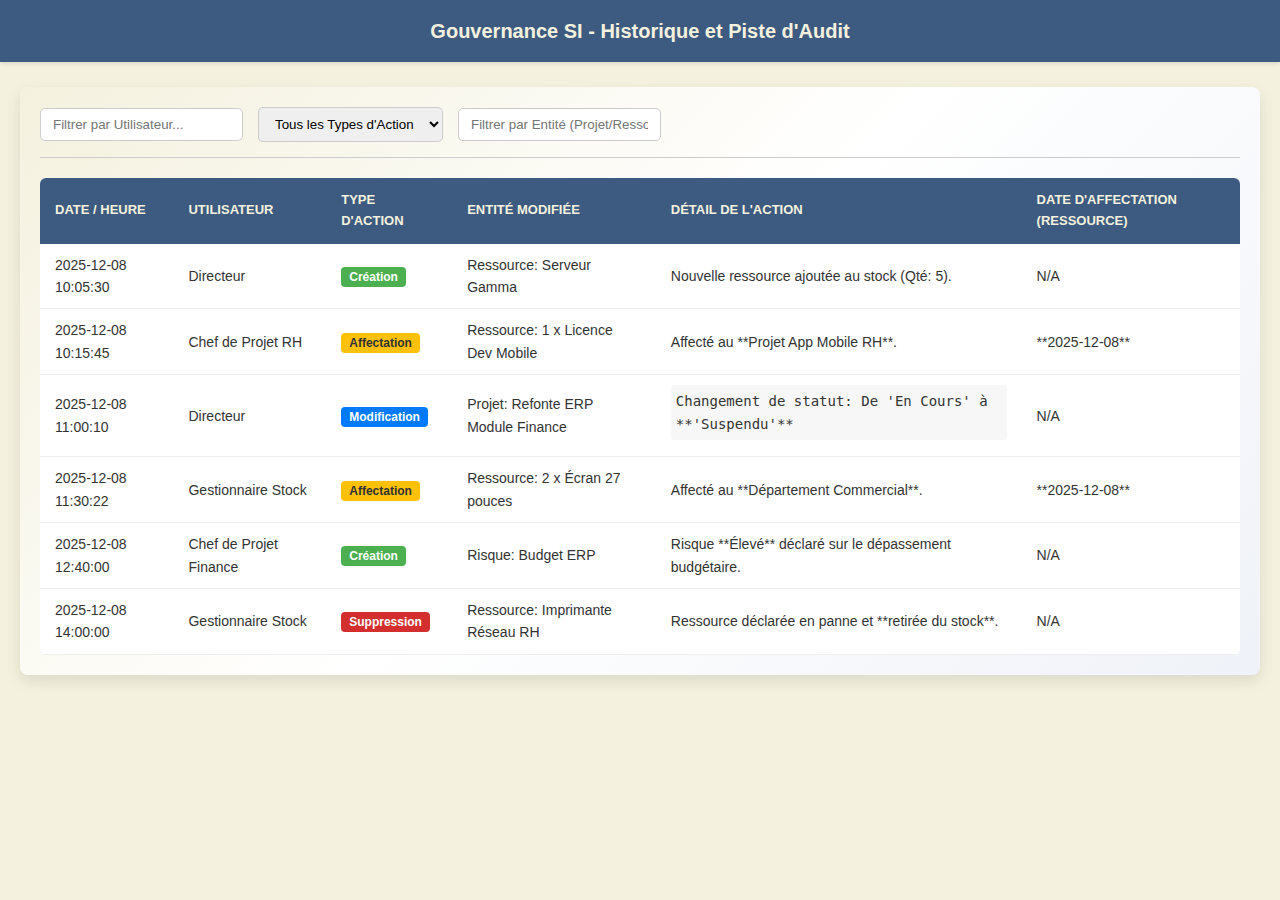
<file: bin/src/main/resources/static/Historique.html>
<!DOCTYPE html>
<html lang="fr">
<head>
    <meta charset="UTF-8">
    <meta name="viewport" content="width=device-width, initial-scale=1.0">
    <title>GSI - Directeur - Historique et Audit</title>
    
    <style>
        /* 🎨 DÉBUT DU CODE CSS (Réutilisation des styles GSI) */
        :root {
            --color-primary: #3d5a80;   
            --color-secondary: #f4f1de; 
            --color-text: #333333;
            --color-success: #4CAF50;
            --color-warning: #FFC107;
            --color-danger: #D32F2F;
        }

        body {
            font-family: 'Segoe UI', Tahoma, Geneva, Verdana, sans-serif;
            background-color: var(--color-secondary);
            color: var(--color-text);
            margin: 0;
            padding: 0;
            line-height: 1.6;
        }

        h1, h2, h3 {
            color: var(--color-primary);
        }

        #header-bar {
            background-color: var(--color-primary);
            color: var(--color-secondary);
            padding: 15px 40px;
            font-size: 20px;
            font-weight: 600;
            box-shadow: 0 2px 4px rgba(0, 0, 0, 0.1);
            text-align: center; 
        }

        main {
            max-width: 1500px;
            margin: 25px auto;
            padding: 0 20px;
            display: block; 
        }

        #audit-section {
            background: linear-gradient(135deg, var(--color-secondary) 0%, #ffffff 50%, #eff2f8 100%); 
            padding: 20px;
            border-radius: 8px;
            box-shadow: 0 6px 15px rgba(0, 0, 0, 0.1);
            margin-bottom: 25px;
        }

        /* Contrôles de Filtre */
        #controls-bar {
            display: flex;
            justify-content: flex-start;
            gap: 15px;
            align-items: center;
            margin-bottom: 20px;
            border-bottom: 1px solid #ccc;
            padding-bottom: 15px;
        }

        #controls-bar select, #controls-bar input[type="text"] {
            padding: 8px 12px;
            border: 1px solid #ccc;
            border-radius: 5px;
        }


        /* Tableau d'Audit */
        #audit-table {
            width: 100%;
            border-collapse: collapse;
            background-color: white; 
            border-radius: 6px;
            overflow: hidden; 
        }

        #audit-table th {
            background-color: var(--color-primary);
            color: var(--color-secondary);
            padding: 12px 15px;
            text-align: left;
            font-weight: 600;
            text-transform: uppercase;
            font-size: 13px;
        }

        #audit-table td {
            padding: 10px 15px;
            border-bottom: 1px solid #eeeeee;
            font-size: 14px;
        }
        
        #audit-table tbody tr:hover {
            background-color: #f9f9f9;
        }
        
        /* Styles spécifiques aux types d'action */
        .action-type {
            font-weight: bold;
            padding: 3px 8px;
            border-radius: 4px;
            font-size: 12px;
        }

        .action-create { background-color: var(--color-success); color: white; }
        .action-update { background-color: #007bff; color: white; } /* Bleu */
        .action-delete { background-color: var(--color-danger); color: white; }
        .action-assign { background-color: var(--color-warning); color: var(--color-text); } /* Jaune pour l'affectation */

        /* Styles de détail des changements */
        .change-detail {
            white-space: pre-wrap; /* Maintient les sauts de ligne si saisis */
            font-family: monospace;
            background-color: #f7f7f7;
            padding: 5px;
            border-radius: 3px;
            display: inline-block;
            max-width: 100%;
            overflow-x: auto;
        }

    </style>
</head>
<body>
    <header id="header-bar">
        <span>Gouvernance SI - Historique et Piste d'Audit</span>
    </header>

    <main>
        <section id="audit-section">
            
            
            <div id="controls-bar">
                <input type="text" id="filter-user" placeholder="Filtrer par Utilisateur...">
                <select id="filter-type">
                    <option value="">Tous les Types d'Action</option>
                    <option value="Création">Création</option>
                    <option value="Modification">Modification</option>
                    <option value="Suppression">Suppression</option>
                    <option value="Affectation">Affectation</option>
                </select>
                <input type="text" id="filter-entity" placeholder="Filtrer par Entité (Projet/Ressource)...">
            </div>

            <div id="audit-table-container">
                <table id="audit-table">
                    <thead>
                        <tr>
                            <th>Date / Heure</th>
                            <th>Utilisateur</th>
                            <th>Type d'Action</th>
                            <th>Entité Modifiée</th>
                            <th>Détail de l'Action</th>
                            <th>Date d'Affectation (Ressource)</th> </tr>
                    </thead>
                    <tbody>
                        <tr>
                            <td>2025-12-08 10:05:30</td>
                            <td>Directeur</td>
                            <td><span class="action-type action-create">Création</span></td>
                            <td>Ressource: Serveur Gamma</td>
                            <td>Nouvelle ressource ajoutée au stock (Qté: 5).</td>
                            <td>N/A</td>
                        </tr>
                        
                        <tr>
                            <td>2025-12-08 10:15:45</td>
                            <td>Chef de Projet RH</td>
                            <td><span class="action-type action-assign">Affectation</span></td>
                            <td>Ressource: 1 x Licence Dev Mobile</td>
                            <td>Affecté au **Projet App Mobile RH**.</td>
                            <td>**2025-12-08**</td> </tr>
                        
                        <tr>
                            <td>2025-12-08 11:00:10</td>
                            <td>Directeur</td>
                            <td><span class="action-type action-update">Modification</span></td>
                            <td>Projet: Refonte ERP Module Finance</td>
                            <td><div class="change-detail">Changement de statut: De 'En Cours' à **'Suspendu'**</div></td>
                            <td>N/A</td>
                        </tr>
                        
                        <tr>
                            <td>2025-12-08 11:30:22</td>
                            <td>Gestionnaire Stock</td>
                            <td><span class="action-type action-assign">Affectation</span></td>
                            <td>Ressource: 2 x Écran 27 pouces</td>
                            <td>Affecté au **Département Commercial**.</td>
                            <td>**2025-12-08**</td> </tr>
                        
                        <tr>
                            <td>2025-12-08 12:40:00</td>
                            <td>Chef de Projet Finance</td>
                            <td><span class="action-type action-create">Création</span></td>
                            <td>Risque: Budget ERP</td>
                            <td>Risque **Élevé** déclaré sur le dépassement budgétaire.</td>
                            <td>N/A</td>
                        </tr>

                        <tr>
                            <td>2025-12-08 14:00:00</td>
                            <td>Gestionnaire Stock</td>
                            <td><span class="action-type action-delete">Suppression</span></td>
                            <td>Ressource: Imprimante Réseau RH</td>
                            <td>Ressource déclarée en panne et **retirée du stock**.</td>
                            <td>N/A</td>
                        </tr>

                    </tbody>
                </table>
            </div>
        </section>
    </main>

    <script>
        document.addEventListener('DOMContentLoaded', () => {
            const tableBody = document.querySelector('#audit-table tbody');
            const filterUser = document.getElementById('filter-user');
            const filterType = document.getElementById('filter-type');
            const filterEntity = document.getElementById('filter-entity');
            const rows = Array.from(tableBody.querySelectorAll('tr'));

            const applyFilters = () => {
                const userFilter = filterUser.value.toLowerCase();
                const typeFilter = filterType.value.toLowerCase();
                const entityFilter = filterEntity.value.toLowerCase();

                rows.forEach(row => {
                    const user = row.cells[1].textContent.toLowerCase();
                    const type = row.cells[2].textContent.toLowerCase();
                    const entity = row.cells[3].textContent.toLowerCase();

                    const matchUser = !userFilter || user.includes(userFilter);
                    const matchType = !typeFilter || type.includes(typeFilter);
                    const matchEntity = !entityFilter || entity.includes(entityFilter);

                    if (matchUser && matchType && matchEntity) {
                        row.style.display = '';
                    } else {
                        row.style.display = 'none';
                    }
                });
            };

            filterUser.addEventListener('keyup', applyFilters);
            filterType.addEventListener('change', applyFilters);
            filterEntity.addEventListener('keyup', applyFilters);
        });
    </script>
</body>
</html>
</file>
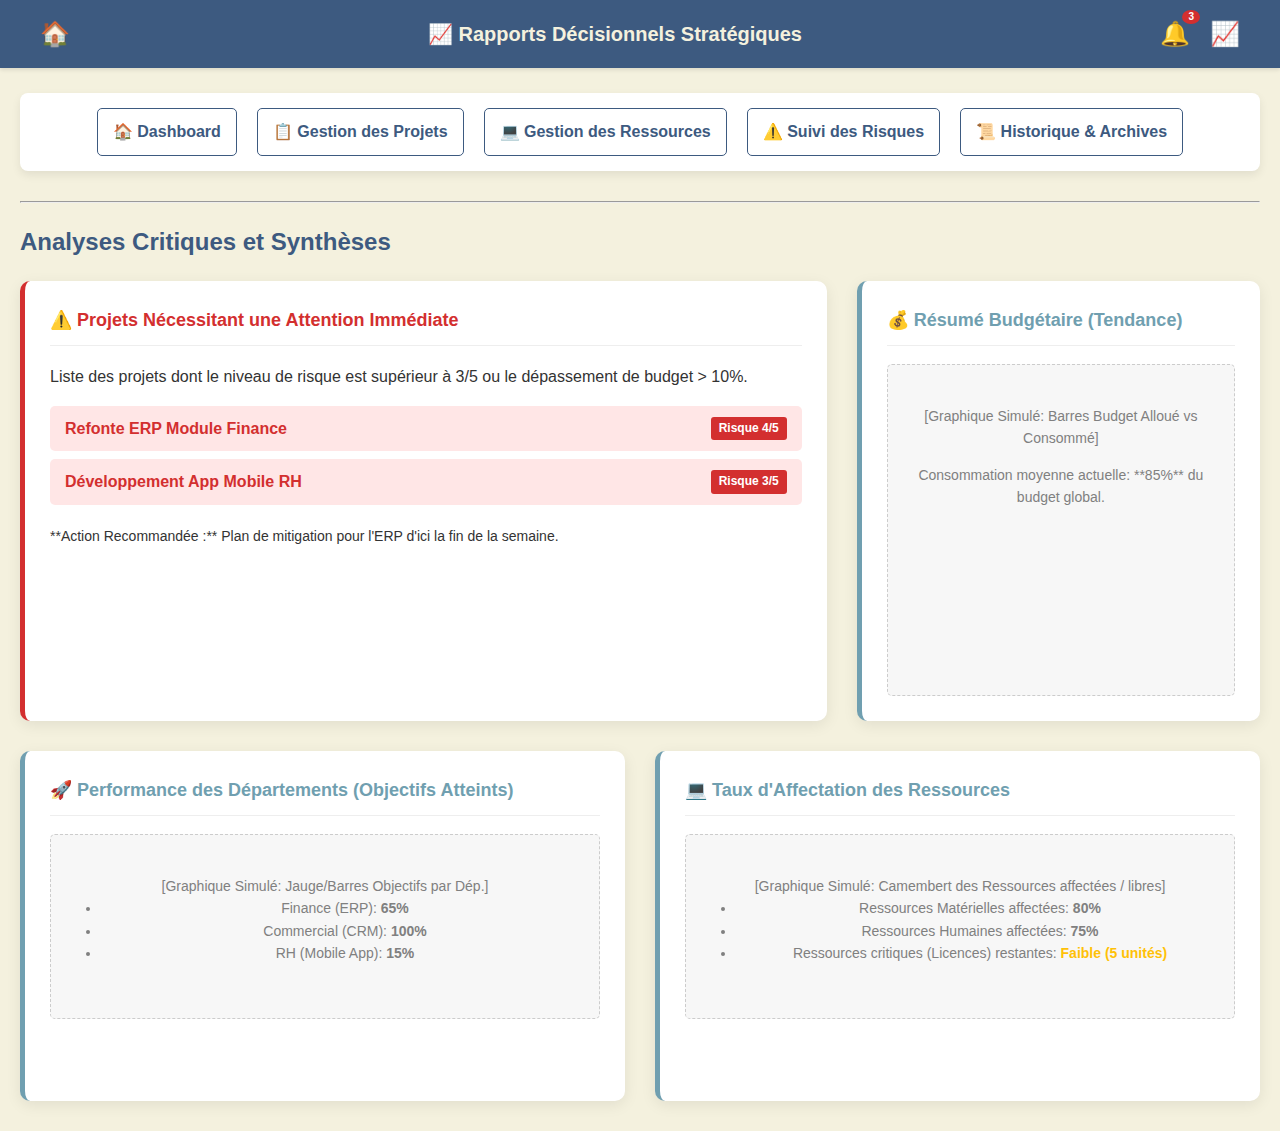
<file: bin/src/main/resources/static/RapportsDécisionnels.html>
<!DOCTYPE html>
<html lang="fr">
<head>
    <meta charset="UTF-8">
    <meta name="viewport" content="width=device-width, initial-scale=1.0">
    <title>GSI - Rapports Décisionnels</title>
    <style>
        /* 🎨 DÉBUT DU CODE CSS (Style Cohérent) */
        :root {
            --color-primary: #3d5a80; /* Bleu foncé */
            --color-secondary: #f4f1de; /* Crème/Fond léger */
            --color-text: #333333;
            --color-success: #4CAF50;
            --color-warning: #FFC107;
            --color-danger: #D32F2F;
            --color-card-bg: #ffffff;
            --color-card-shadow: rgba(0, 0, 0, 0.08);
            --color-accent-blue: #709fb0; /* Bleu clair pour les graphiques/titres secondaires */
        }

        body {
            font-family: 'Segoe UI', Tahoma, Geneva, Verdana, sans-serif;
            background-color: var(--color-secondary);
            color: var(--color-text);
            margin: 0;
            padding: 0;
            line-height: 1.6;
        }

        h1, h2, h3 {
            color: var(--color-primary);
        }

        /* --- Entête de page --- */
        #header-bar {
            background-color: var(--color-primary);
            color: var(--color-secondary);
            padding: 15px 40px;
            font-size: 20px;
            font-weight: 600;
            box-shadow: 0 2px 4px rgba(0, 0, 0, 0.1);
            display: flex;
            justify-content: space-between;
            align-items: center;
        }
        
        #header-title {
            flex-grow: 1; 
            text-align: center;
        }

        #header-icons {
            display: flex;
            gap: 20px;
            align-items: center;
        }

        .header-icon-link {
            text-decoration: none;
            color: var(--color-secondary);
            font-size: 24px;
            cursor: pointer;
            position: relative;
            transition: color 0.3s;
        }
        .header-icon-link:hover { color: #b0c4de; }

        .notification-badge {
            position: absolute;
            top: -5px;
            right: -10px;
            background-color: var(--color-danger);
            color: white;
            border-radius: 50%;
            padding: 2px 6px;
            font-size: 10px;
            line-height: 1;
            font-weight: bold;
            pointer-events: none;
        }
        /* --- Fin Entête --- */

        main {
            max-width: 1400px;
            margin: 25px auto;
            padding: 0 20px;
        }

        /* --- Menu de Navigation (Cohérence avec le Dashboard) --- */
        #dashboard-nav {
            display: flex;
            justify-content: center;
            gap: 20px;
            margin-bottom: 30px;
            padding: 15px;
            background-color: var(--color-card-bg);
            border-radius: 8px;
            box-shadow: 0 4px 10px var(--color-card-shadow);
        }
        
        .nav-link {
            text-decoration: none;
            color: var(--color-primary);
            font-weight: 600;
            padding: 10px 15px;
            border-radius: 5px;
            transition: background-color 0.3s, color 0.3s;
            border: 1px solid var(--color-primary);
        }

        .nav-link:hover {
            background-color: var(--color-primary);
            color: white;
        }
        
        .nav-link.active {
            background-color: var(--color-primary);
            color: white;
        }
        /* --- Fin Menu de Navigation --- */

        /* --- Structure des Rapports (RapportsGrid) --- */
        #reports-grid {
            display: grid;
            grid-template-columns: 2fr 1fr; /* Un grand rapport et un petit à droite */
            gap: 30px;
            margin-bottom: 30px;
        }
        
        #reports-full-row {
            display: grid;
            grid-template-columns: repeat(2, 1fr); 
            gap: 30px;
            margin-bottom: 30px;
        }

        .report-card {
            background-color: var(--color-card-bg);
            padding: 25px;
            border-radius: 10px;
            box-shadow: 0 4px 15px var(--color-card-shadow);
            border-left: 5px solid var(--color-accent-blue);
            min-height: 300px;
        }
        
        .report-card.critical {
            border-left: 5px solid var(--color-danger);
        }

        .report-card h3 {
            margin-top: 0;
            font-size: 18px;
            color: var(--color-accent-blue);
            border-bottom: 1px solid #eee;
            padding-bottom: 10px;
        }

        .report-card.critical h3 {
            color: var(--color-danger);
        }

        /* Simulation de Graphique/Analyse */
        .chart-simulation {
            text-align: center;
            padding: 40px 10px;
            background-color: #f7f7f7;
            border-radius: 5px;
            font-size: 14px;
            color: grey;
            border: 1px dashed #ccc;
        }

        /* Liste de Projets à Risque */
        .risk-list {
            list-style: none;
            padding: 0;
            margin-top: 15px;
        }
        .risk-list li {
            background-color: #ffe6e6; 
            color: var(--color-danger);
            padding: 10px 15px;
            margin-bottom: 8px;
            border-radius: 5px;
            display: flex;
            justify-content: space-between;
            align-items: center;
            font-weight: 600;
        }

        .risk-level {
            background-color: var(--color-danger);
            color: white;
            padding: 2px 8px;
            border-radius: 3px;
            font-size: 12px;
        }
        /* 🎨 FIN DU CODE CSS */
    </style>
</head>
<body>
    <header id="header-bar">
        <a href="dash.html" class="header-icon-link" title="Retour au Dashboard">
            🏠
        </a> 
        
        <span id="header-title">📈 Rapports Décisionnels Stratégiques</span>

        <div id="header-icons">
            <span id="notification-icon" class="header-icon-link" onclick="alert('3 Notifications importantes: 2 projets à Haut Risque, 1 ressource critique faible.')">
                🔔
                <span class="notification-badge">3</span> 
            </span>

            <span class="header-icon-link" title="Rapports Décisionnels">
                📈
            </span>
        </div>
    </header>

    <main>
        
        <nav id="dashboard-nav">
            <a href="dash.html" class="nav-link">🏠 Dashboard</a>
            <a href="directeur1.html" class="nav-link">📋 Gestion des Projets</a>
            <a href="Ressources.html" class="nav-link">💻 Gestion des Ressources</a>
            <a href="Risques.html" class="nav-link">⚠️ Suivi des Risques</a>
            <a href="Historique.html" class="nav-link">📜 Historique & Archives</a>
        </nav>
        
        <hr>

        <h2>Analyses Critiques et Synthèses</h2>

        <section id="reports-grid">
            
            <div class="report-card critical">
                <h3>⚠️ Projets Nécessitant une Attention Immédiate</h3>
                <p>Liste des projets dont le niveau de risque est supérieur à 3/5 ou le dépassement de budget > 10%.</p>
                <ul class="risk-list">
                    <li>Refonte ERP Module Finance <span class="risk-level">Risque 4/5</span></li>
                    <li>Développement App Mobile RH <span class="risk-level">Risque 3/5</span></li>
                </ul>
                <div style="margin-top: 20px; font-size: 14px;">
                    **Action Recommandée :** Plan de mitigation pour l'ERP d'ici la fin de la semaine.
                </div>
            </div>

            <div class="report-card">
                <h3>💰 Résumé Budgétaire (Tendance)</h3>
                <div class="chart-simulation" style="min-height: 250px;">
                    [Graphique Simulé: Barres Budget Alloué vs Consommé]
                    <p>Consommation moyenne actuelle: **85%** du budget global.</p>
                </div>
            </div>
            
        </section>
        
        <section id="reports-full-row">

             <div class="report-card">
                <h3>🚀 Performance des Départements (Objectifs Atteints)</h3>
                <div class="chart-simulation">
                    [Graphique Simulé: Jauge/Barres Objectifs par Dép.]
                    <ul class="details-list" style="margin-top: 0;">
                        <li><span>Finance (ERP):</span> <strong>65%</strong></li>
                        <li><span>Commercial (CRM):</span> <strong>100%</strong></li>
                        <li><span>RH (Mobile App):</span> <strong>15%</strong></li>
                    </ul>
                </div>
            </div>
            
            <div class="report-card">
                <h3>💻 Taux d'Affectation des Ressources</h3>
                <div class="chart-simulation">
                    [Graphique Simulé: Camembert des Ressources affectées / libres]
                    <ul class="details-list" style="margin-top: 0;">
                        <li><span>Ressources Matérielles affectées:</span> <strong>80%</strong></li>
                        <li><span>Ressources Humaines affectées:</span> <strong>75%</strong></li>
                        <li><span>Ressources critiques (Licences) restantes:</span> <strong style="color: var(--color-warning);">Faible (5 unités)</strong></li>
                    </ul>
                </div>
            </div>

        </section>

    </main>

    <script>
        document.addEventListener('DOMContentLoaded', () => {
            // Logique de navigation rapide (retour au Dashboard)
            const dashboardIcon = document.querySelector('#header-bar a[href="dashboard.html"]');
            if (dashboardIcon) {
                // S'assurer que le lien de retour est visible
            }
            
            // Logique pour mettre en évidence le lien "Rapports Décisionnels" si la page était dans le nav
            // Étant donné que le lien Rapports est dans l'entête, nous allons juste marquer le lien Dashboard
            // comme non actif et les autres.

            // Simulation d'action de notification (clic sur l'icône de cloche)
            document.getElementById('notification-icon').addEventListener('click', function() {
                // Dans une application réelle, cela ouvrirait une modale ou un panneau de notifications.
            });
        });
    </script>
</body>
</html>
</file>
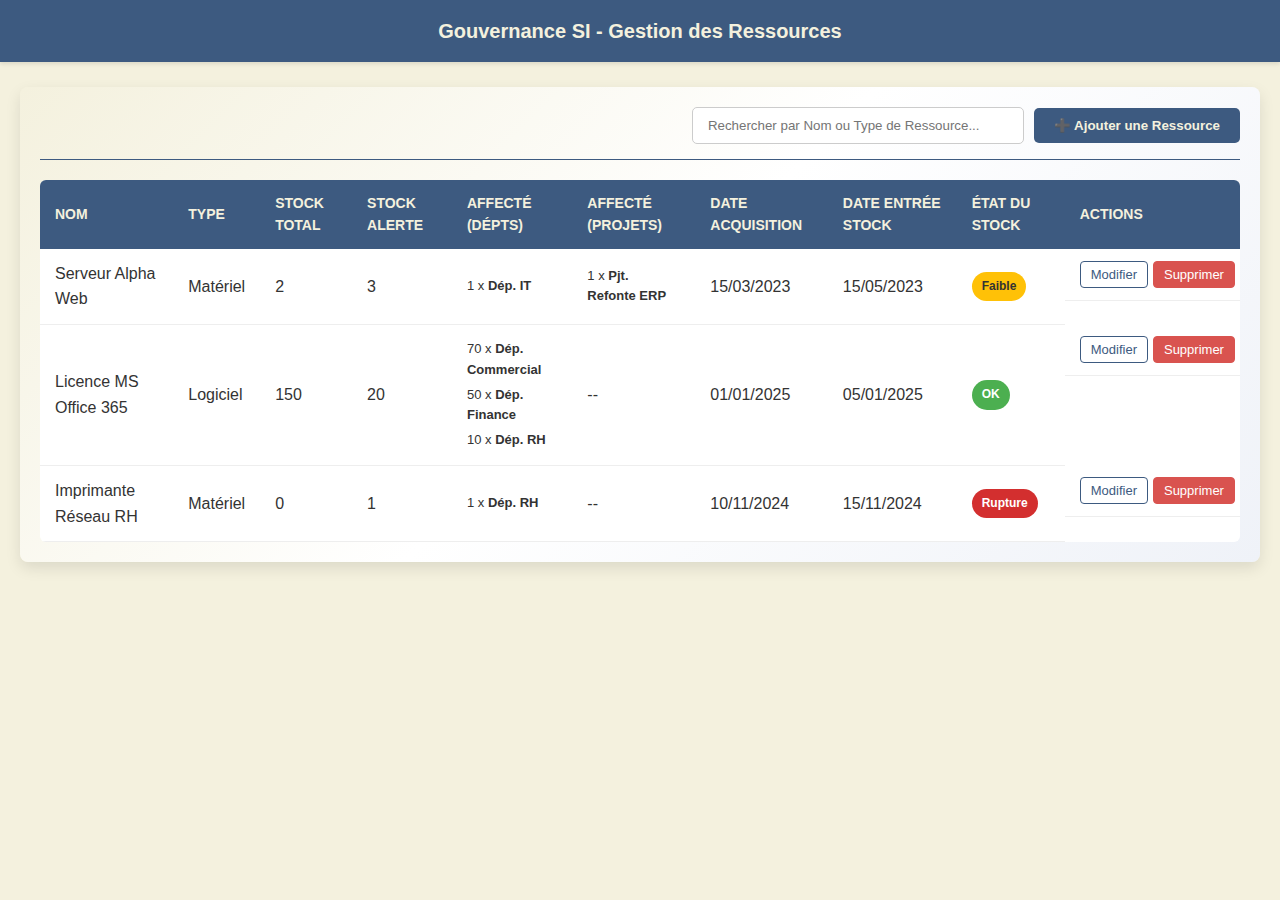
<file: bin/src/main/resources/static/Ressources.html>
<!DOCTYPE html>
<html lang="fr">
<head>
    <meta charset="UTF-8">
    <meta name="viewport" content="width=device-width, initial-scale=1.0">
    <title>GSI - Directeur - Gestion des Ressources</title>
    
    <style>
        /* 🎨 DÉBUT DU CODE CSS COMPLET ET CORRIGÉ */
        /* Variables de Couleur */
        :root {
            --color-primary: #3d5a80;   
            --color-secondary: #f4f1de; 
            --color-text: #333333;
            --color-success: #4CAF50;
            --color-warning: #FFC107;
            --color-danger: #D32F2F;
            --color-danger-sable: #d9534f; 
        }

        /* Base et Typographie */
        body {
            font-family: 'Segoe UI', Tahoma, Geneva, Verdana, sans-serif;
            background-color: var(--color-secondary);
            color: var(--color-text);
            margin: 0;
            padding: 0;
            line-height: 1.6;
        }

        h1, h2, h3 {
            color: var(--color-primary);
        }

        /* En-tête */
        #header-bar {
            background-color: var(--color-primary);
            color: var(--color-secondary);
            padding: 15px 40px;
            font-size: 20px;
            font-weight: 600;
            box-shadow: 0 2px 4px rgba(0, 0, 0, 0.1);
            text-align: center; 
        }

        /* Layout Principal */
        main {
            max-width: 1500px;
            margin: 25px auto;
            padding: 0 20px;
            display: block; 
        }

        /* Section Tableau avec Gradient */
        #resource-crud-section {
            background: linear-gradient(135deg, var(--color-secondary) 0%, #ffffff 50%, #eff2f8 100%); 
            padding: 20px;
            border-radius: 8px;
            box-shadow: 0 6px 15px rgba(0, 0, 0, 0.1);
            margin-bottom: 25px;
        }

        /* Contrôles */
        #controls-bar {
            display: flex;
            justify-content: flex-end; 
            align-items: center;
            margin-bottom: 20px;
            border-bottom: 1px solid var(--color-primary);
            padding-bottom: 15px;
        }

        .search-add-group {
            display: flex;
            gap: 10px;
            align-items: center;
        }

        #search-bar {
            padding: 10px 15px;
            border: 1px solid #ccc;
            border-radius: 5px;
            width: 300px;
            transition: border-color 0.3s;
        }

        .add-btn {
            background-color: var(--color-primary);
            color: var(--color-secondary);
            padding: 10px 20px;
            border: none;
            border-radius: 5px;
            cursor: pointer;
            font-weight: bold;
            transition: background-color 0.3s, opacity 0.3s;
        }

        .add-btn:hover:not(:disabled) {
            background-color: #2a3c50; 
        }

        /* Tableau des Ressources */
        #resources-table {
            width: 100%;
            border-collapse: collapse;
            background-color: white; 
            border-radius: 6px;
            overflow: hidden; 
        }

        #resources-table th {
            background-color: var(--color-primary);
            color: var(--color-secondary);
            padding: 12px 15px;
            text-align: left;
            font-weight: 600;
            text-transform: uppercase;
            font-size: 14px;
        }

        #resources-table td {
            padding: 12px 15px;
            border-bottom: 1px solid #eeeeee;
            transition: background-color 0.2s;
        }

        /* Cellule d'Actions : Assurer l'alignement horizontal des boutons */
        #resources-table td:last-child { 
            white-space: nowrap; 
            display: flex; 
            gap: 5px; 
            padding: 12px 5px 12px 15px; 
        }

        #resources-table tbody tr:hover {
            background-color: #f9f9f9;
        }
        
        /* Contenu des cellules d'affectation pour une meilleure lisibilité */
        #resources-table td div {
            padding: 2px 0;
            font-size: 13px;
        }


        /* Styles CRUD Spécifiques */
        .action-btn {
            padding: 5px 10px;
            border-radius: 4px;
            cursor: pointer;
            transition: background-color 0.2s, color 0.2s;
            font-size: 13px;
        }

        .edit-btn {
            border: 1px solid var(--color-primary);
            background-color: white;
            color: var(--color-primary);
        }

        .edit-btn:hover {
            background-color: var(--color-primary);
            color: var(--color-secondary);
        }

        .delete-btn {
            border: 1px solid var(--color-danger-sable);
            background-color: var(--color-danger-sable);
            color: white;
        }

        .delete-btn:hover {
            background-color: #c9302c; 
        }
        
        /* Pastilles pour l'état du stock */
        .stock-status {
            padding: 5px 10px;
            border-radius: 20px;
            font-size: 12px;
            font-weight: bold;
            color: white;
            display: inline-block;
        }
        .stock-ok { background-color: var(--color-success); }
        .stock-warning { background-color: var(--color-warning); color: var(--color-text); }
        .stock-critical { background-color: var(--color-danger); }


        /* Styles Modales */
        .modal {
            display: none; 
            position: fixed;
            z-index: 1000; 
            left: 0;
            top: 0;
            width: 100%;
            height: 100%;
            overflow: auto;
            background-color: rgba(0,0,0,0.4); 
        }

        .modal-content {
            background-color: var(--color-secondary);
            margin: 5% auto; 
            padding: 30px;
            border-radius: 10px;
            width: 80%;
            max-width: 500px;
            box-shadow: 0 5px 15px rgba(0,0,0,0.3);
            position: relative;
            border-top: 5px solid var(--color-primary);
        }
        
        .large-modal {
            max-width: 900px; 
            width: 90%;
        }

        .close-btn {
            color: var(--color-primary);
            float: right;
            font-size: 28px;
            font-weight: bold;
            cursor: pointer;
            line-height: 1;
        }

        .close-btn:hover, .close-btn:focus {
            color: var(--color-text);
            text-decoration: none;
            cursor: pointer;
        }

        #resource-form label {
            display: block;
            margin-top: 15px;
            margin-bottom: 5px;
            font-weight: bold;
            color: var(--color-primary);
            font-size: 14px;
        }

        #resource-form input[type="text"], 
        #resource-form input[type="number"],
        #resource-form input[type="date"],
        #resource-form select {
            width: 100%;
            padding: 10px;
            margin-bottom: 10px;
            border: 1px solid #ccc;
            border-radius: 4px;
            box-sizing: border-box;
        }
        
        .submit-btn {
            margin-top: 20px;
            width: 45%;
            padding: 12px;
            margin-right: 10px;
        }
        
        #resource-form #cancel-modal-btn {
            width: 45%;
            background-color: #ccc;
            color: var(--color-text);
            border: 1px solid #aaa;
            padding: 10px 20px;
        }

        /* Mise en page en Grille pour les colonnes du formulaire */
        .form-group-grid {
            display: grid;
            grid-template-columns: 1fr 1fr;
            gap: 20px;
        }

        /* Style de la boîte d'alerte de suppression */
        .alert-box {
            text-align: center;
            max-width: 400px;
            border-top: 5px solid var(--color-danger-sable);
        }

        .alert-title {
            color: var(--color-danger-sable);
        }

        .alert-actions {
            margin-top: 20px;
            display: flex;
            justify-content: space-around;
        }

        #confirm-delete-btn, #cancel-delete-btn {
            width: 45%;
            padding: 10px;
        }
        /* 🎨 FIN DU CODE CSS COMPLET ET CORRIGÉ */
    </style>
</head>
<body>
    <header id="header-bar">
        <span>Gouvernance SI - Gestion des Ressources</span>
    </header>

    <main>
        <section id="resource-crud-section">
            <div id="controls-bar">
                <div class="search-add-group">
                    <input type="text" id="search-bar" placeholder="Rechercher par Nom ou Type de Ressource...">
                    <button class="add-btn" id="add-resource-btn">➕ Ajouter une Ressource</button>
                </div>
            </div>

            <div id="resources-table-container">
                <table id="resources-table">
                    <thead>
                        <tr>
                            <th>Nom</th>
                            <th>Type</th>
                            <th>Stock Total</th>
                            <th>Stock Alerte</th>
                            <th>Affecté (Dépts)</th>
                            <th>Affecté (Projets)</th>
                            <th>Date Acquisition</th>
                            <th>Date Entrée Stock</th> <th>État du Stock</th>
                            <th>Actions</th>
                        </tr>
                    </thead>
                    <tbody>
                        <tr data-resource-id="1">
                            <td>Serveur Alpha Web</td>
                            <td>Matériel</td>
                            <td>2</td>
                            <td>3</td>
                            <td>
                                <div>1 x <strong>Dép. IT</strong></div>
                            </td>
                            <td>
                                <div>1 x <strong>Pjt. Refonte ERP</strong></div>
                            </td>
                            <td>15/03/2023</td>
                            <td>15/05/2023</td> <td><span class="stock-status stock-warning">Faible</span></td>
                            <td>
                                <button class="action-btn edit-btn">Modifier</button>
                                <button class="action-btn delete-btn">Supprimer</button>
                            </td>
                        </tr>
                        <tr data-resource-id="2">
                            <td>Licence MS Office 365</td>
                            <td>Logiciel</td>
                            <td>150</td>
                            <td>20</td>
                            <td>
                                <div>70 x <strong>Dép. Commercial</strong></div>
                                <div>50 x <strong>Dép. Finance</strong></div>
                                <div>10 x <strong>Dép. RH</strong></div>
                            </td>
                            <td>--</td> 
                            <td>01/01/2025</td>
                            <td>05/01/2025</td> <td><span class="stock-status stock-ok">OK</span></td>
                            <td>
                                <button class="action-btn edit-btn">Modifier</button>
                                <button class="action-btn delete-btn">Supprimer</button>
                            </td>
                        </tr>
                        <tr data-resource-id="3">
                            <td>Imprimante Réseau RH</td>
                            <td>Matériel</td>
                            <td>0</td>
                            <td>1</td>
                            <td>
                                <div>1 x <strong>Dép. RH</strong></div>
                            </td>
                            <td>--</td>
                            <td>10/11/2024</td>
                            <td>15/11/2024</td> <td><span class="stock-status stock-critical">Rupture</span></td>
                            <td>
                                <button class="action-btn edit-btn">Modifier</button>
                                <button class="action-btn delete-btn">Supprimer</button>
                            </td>
                        </tr>
                    </tbody>
                </table>
            </div>
        </section>
    </main>

    <div id="resource-modal" class="modal">
        <div class="modal-content">
            <span class="close-btn">&times;</span>
            <h2 id="modal-title">Ajouter une Nouvelle Ressource</h2>
            
            <form id="resource-form">
                <input type="hidden" id="resource_id" name="id">
                
                <div class="form-group-grid">
                    <div class="form-column">
                        <h3>Détails Généraux</h3>
                        
                        <label for="resource_nom">Nom de la Ressource (*):</label>
                        <input type="text" id="resource_nom" name="nom" required>
                        
                        <label for="resource_type">Type (*):</label>
                        <select id="resource_type" name="type" required>
                            <option value="Matériel">Matériel</option>
                            <option value="Logiciel">Logiciel / Licence</option>
                            <option value="Licence">Autre</option>
                        </select>
                        
                        <label for="resource_stock_total">Nombre total en Stock (*):</label>
                        <input type="number" id="resource_stock_total" name="stockTotal" required min="0">

                        <label for="resource_stock_alerte">Seuil d'Alerte (*):</label>
                        <input type="number" id="resource_stock_alerte" name="stockAlerte" required min="0">

                    </div>

                    <div class="form-column">
                        <h3>Affectation et Suivi</h3>
                        
                        <label for="resource_date_acquisition">Date d'Acquisition (*):</label>
                        <input type="date" id="resource_date_acquisition" name="dateAcquisition" required>
                        
                        <label for="resource_date_entree_stock">Date d'Entrée au Stock (*):</label> <input type="date" id="resource_date_entree_stock" name="dateEntreeStock" required> <label for="resource_localisation">Localisation (Entrepôt / Serveur):</label>
                        <input type="text" id="resource_localisation" name="localisation">
                    </div>
                </div>
                
                <button type="submit" class="add-btn submit-btn" id="submit-resource-btn">Enregistrer</button>
                <button type="button" class="action-btn edit-btn" id="cancel-modal-btn">Annuler</button>

            </form>
        </div>
    </div>

    <div id="delete-alert" class="modal">
        <div class="modal-content alert-box">
            <h2 class="alert-title">Confirmation de Suppression</h2>
            <p>Êtes-vous sûr de vouloir supprimer la ressource <strong id="resource-to-delete-name">Nom de la Ressource</strong> ?</p>
            <div class="alert-actions">
                <button id="confirm-delete-btn" class="action-btn delete-btn">Oui, Supprimer</button>
                <button id="cancel-delete-btn" class="action-btn edit-btn">Annuler</button>
            </div>
        </div>
    </div>

    <script>
        document.addEventListener('DOMContentLoaded', () => {
            const table = document.getElementById('resources-table');
            const searchBar = document.getElementById('search-bar');
            
            const modal = document.getElementById('resource-modal');
            const deleteAlert = document.getElementById('delete-alert');
            const addBtn = document.getElementById('add-resource-btn');
            const closeBtn = document.querySelector('#resource-modal .close-btn');
            const modalTitle = document.getElementById('modal-title');
            const resourceForm = document.getElementById('resource-form');
            const submitBtn = document.getElementById('submit-resource-btn');
            
            let resourceIdToDelete = null; 

            // --- Fonctions Modale (Ajout/Modification) ---
            const openModal = (mode, data = {}) => {
                resourceForm.reset();
                if (mode === 'add') {
                    modalTitle.textContent = "Ajouter une Nouvelle Ressource";
                    submitBtn.textContent = "Créer la Ressource";
                    document.getElementById('resource_id').value = ''; 
                } else if (mode === 'edit') {
                    modalTitle.textContent = `Modifier la Ressource: ${data.nom || 'Sélectionnée'}`;
                    submitBtn.textContent = "Sauvegarder les Modifications";
                    
                    // Simulation de chargement des données
                    document.getElementById('resource_id').value = data.id;
                    document.getElementById('resource_nom').value = data.nom;
                    document.getElementById('resource_type').value = data.type;
                    document.getElementById('resource_stock_total').value = data.stockTotal;
                    // Les données stockAlerte, dateAcquisition, etc. seraient chargées via API
                    document.getElementById('resource_stock_alerte').value = 3; 
                    // Pour le champ de date, il faudrait formater la date en YYYY-MM-DD
                    // document.getElementById('resource_date_acquisition').value = format(data.dateAcquisition);
                    // document.getElementById('resource_date_entree_stock').value = format(data.dateEntreeStock);
                }
                modal.style.display = "block";
            };

            const closeModal = () => {
                modal.style.display = "none";
            };

            addBtn.addEventListener('click', () => openModal('add'));
            closeBtn.addEventListener('click', closeModal);
            document.getElementById('cancel-modal-btn').addEventListener('click', closeModal);

            window.onclick = function(event) {
                if (event.target == modal) {
                    closeModal();
                }
                if (event.target == deleteAlert) {
                    deleteAlert.style.display = "none";
                }
            }
            
            resourceForm.addEventListener('submit', (e) => {
                e.preventDefault();
                const resourceId = document.getElementById('resource_id').value;
                const action = resourceId ? 'Modification' : 'Ajout';
                
                alert(`${action} de la ressource soumise (API call to be implemented) !`);
                closeModal();
            });

            // --- Gestion des Actions du Tableau ---

            searchBar.addEventListener('keyup', () => {
                const filter = searchBar.value.toLowerCase();
                table.querySelectorAll('tbody tr').forEach(row => {
                    const nom = row.cells[0].textContent.toLowerCase();
                    const type = row.cells[1].textContent.toLowerCase();
                    
                    if (nom.includes(filter) || type.includes(filter)) {
                        row.style.display = '';
                    } else {
                        row.style.display = 'none';
                    }
                });
            });

            table.querySelectorAll('tbody tr').forEach(row => {
                
                // Clic sur Modifier
                row.querySelector('.edit-btn').addEventListener('click', (e) => {
                    e.stopPropagation(); 
                    
                    // Récupération des données simulées
                    const data = {
                        id: row.dataset.resourceId,
                        nom: row.cells[0].textContent,
                        type: row.cells[1].textContent,
                        stockTotal: row.cells[2].textContent,
                        // Les vraies données viendront d'un appel API GET
                    };
                    openModal('edit', data);
                });

                // Clic sur Supprimer (Ouvrir l'alerte)
                row.querySelector('.delete-btn').addEventListener('click', (e) => {
                    e.stopPropagation(); 
                    resourceIdToDelete = row.dataset.resourceId;
                    document.getElementById('resource-to-delete-name').textContent = row.cells[0].textContent;
                    deleteAlert.style.display = "block";
                });
            });

            // Confirmation de suppression
            document.getElementById('confirm-delete-btn').addEventListener('click', () => {
                alert(`Suppression de la ressource ID ${resourceIdToDelete} confirmée (API call to be implemented)!`);
                deleteAlert.style.display = "none";
            });

            // Annulation de suppression
            document.getElementById('cancel-delete-btn').addEventListener('click', () => {
                deleteAlert.style.display = "none";
                resourceIdToDelete = null;
            });
        });
    </script>
</body>
</html>
</file>
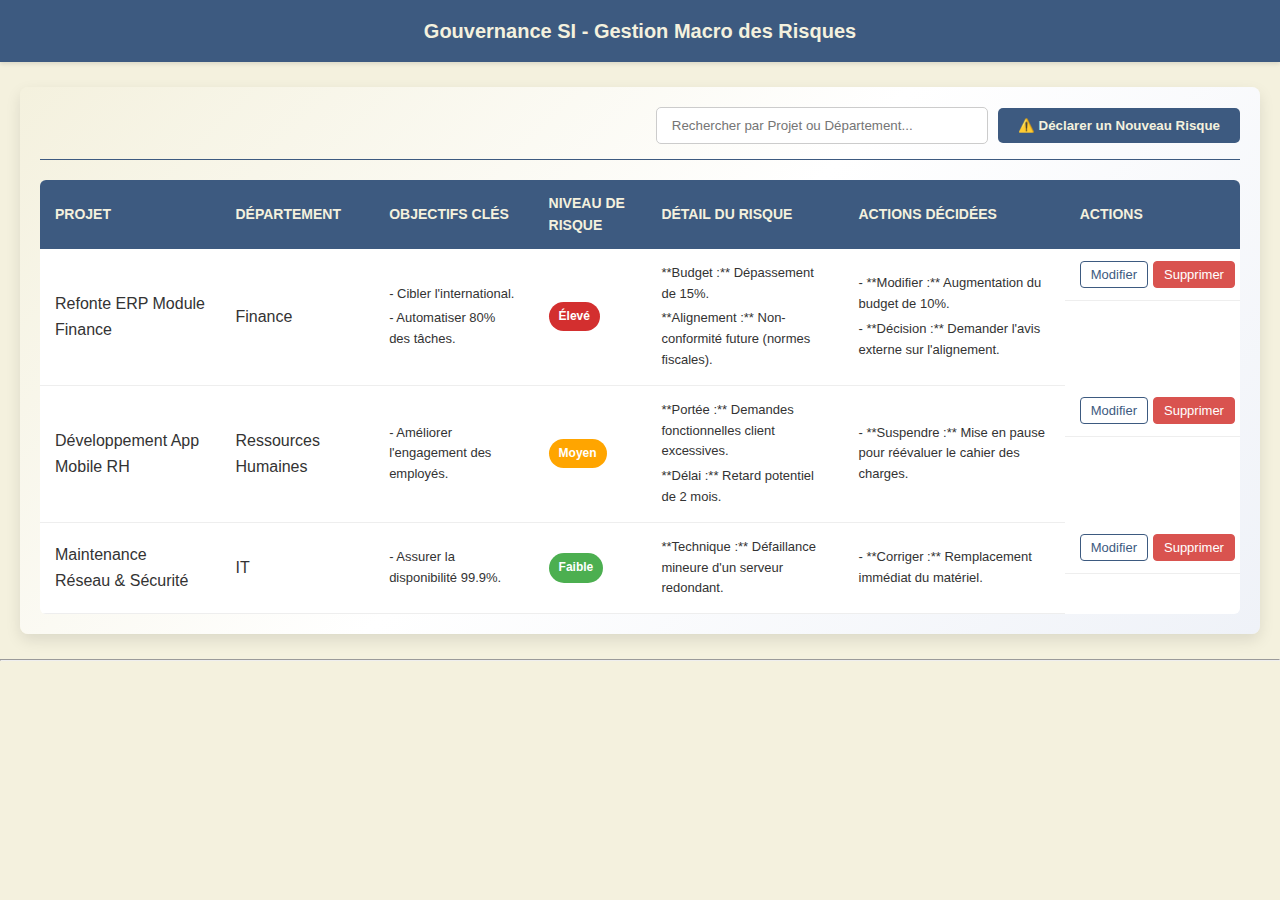
<file: bin/src/main/resources/static/Risques.html>
<!DOCTYPE html>
<html lang="fr">
<head>
    <meta charset="UTF-8">
    <meta name="viewport" content="width=device-width, initial-scale=1.0">
    <title>GSI - Directeur - Gestion des Risques</title>
    
    <style>
        /* 🎨 DÉBUT DU CODE CSS (Réutilisé et adapté des pages précédentes) */
        :root {
            --color-primary: #3d5a80;   
            --color-secondary: #f4f1de; 
            --color-text: #333333;
            --color-success: #4CAF50;
            --color-warning: #FFC107;
            --color-danger: #D32F2F;
            --color-danger-sable: #d9534f; 
        }

        body {
            font-family: 'Segoe UI', Tahoma, Geneva, Verdana, sans-serif;
            background-color: var(--color-secondary);
            color: var(--color-text);
            margin: 0;
            padding: 0;
            line-height: 1.6;
        }

        h1, h2, h3 {
            color: var(--color-primary);
        }

        #header-bar {
            background-color: var(--color-primary);
            color: var(--color-secondary);
            padding: 15px 40px;
            font-size: 20px;
            font-weight: 600;
            box-shadow: 0 2px 4px rgba(0, 0, 0, 0.1);
            text-align: center; 
        }

        main {
            max-width: 1500px;
            margin: 25px auto;
            padding: 0 20px;
            display: block; 
        }

        #risk-crud-section {
            background: linear-gradient(135deg, var(--color-secondary) 0%, #ffffff 50%, #eff2f8 100%); 
            padding: 20px;
            border-radius: 8px;
            box-shadow: 0 6px 15px rgba(0, 0, 0, 0.1);
            margin-bottom: 25px;
        }

        #controls-bar {
            display: flex;
            justify-content: flex-end; 
            align-items: center;
            margin-bottom: 20px;
            border-bottom: 1px solid var(--color-primary);
            padding-bottom: 15px;
        }

        .search-add-group {
            display: flex;
            gap: 10px;
            align-items: center;
        }

        #search-bar {
            padding: 10px 15px;
            border: 1px solid #ccc;
            border-radius: 5px;
            width: 300px;
            transition: border-color 0.3s;
        }

        .add-btn {
            background-color: var(--color-primary);
            color: var(--color-secondary);
            padding: 10px 20px;
            border: none;
            border-radius: 5px;
            cursor: pointer;
            font-weight: bold;
            transition: background-color 0.3s, opacity 0.3s;
        }

        .add-btn:hover:not(:disabled) {
            background-color: #2a3c50; 
        }

        /* Tableau des Risques */
        #risks-table {
            width: 100%;
            border-collapse: collapse;
            background-color: white; 
            border-radius: 6px;
            overflow: hidden; 
        }

        #risks-table th {
            background-color: var(--color-primary);
            color: var(--color-secondary);
            padding: 12px 15px;
            text-align: left;
            font-weight: 600;
            text-transform: uppercase;
            font-size: 14px;
        }

        #risks-table td {
            padding: 12px 15px;
            border-bottom: 1px solid #eeeeee;
            transition: background-color 0.2s;
        }
        
        /* Cellules contenant des listes d'éléments (risques, objectifs, actions) */
        #risks-table td div {
            padding: 2px 0;
            font-size: 13px;
        }

        #risks-table td:last-child { 
            white-space: nowrap; 
            display: flex; 
            gap: 5px; 
            padding: 12px 5px 12px 15px; 
        }

        #risks-table tbody tr:hover {
            background-color: #f9f9f9;
        }
        
        /* Indicateurs de Risque */
        .risk-level {
            padding: 5px 10px;
            border-radius: 20px;
            font-size: 12px;
            font-weight: bold;
            color: white;
            display: inline-block;
        }
        .level-low { background-color: var(--color-success); }
        .level-medium { background-color: #FFA500; } /* Orange */
        .level-high { background-color: var(--color-danger); }

        /* Styles CRUD */
        .action-btn {
            padding: 5px 10px;
            border-radius: 4px;
            cursor: pointer;
            transition: background-color 0.2s, color 0.2s;
            font-size: 13px;
        }

        .edit-btn {
            border: 1px solid var(--color-primary);
            background-color: white;
            color: var(--color-primary);
        }

        .delete-btn {
            border: 1px solid var(--color-danger-sable);
            background-color: var(--color-danger-sable);
            color: white;
        }
        
        /* Styles Modales */
        .modal {
            display: none; 
            position: fixed;
            z-index: 1000; 
            left: 0;
            top: 0;
            width: 100%;
            height: 100%;
            overflow: auto;
            background-color: rgba(0,0,0,0.4); 
        }

        .modal-content {
            background-color: var(--color-secondary);
            margin: 5% auto; 
            padding: 30px;
            border-radius: 10px;
            width: 80%;
            max-width: 700px; /* Plus large pour ce formulaire */
            box-shadow: 0 5px 15px rgba(0,0,0,0.3);
            position: relative;
            border-top: 5px solid var(--color-primary);
        }
        
        .close-btn {
            color: var(--color-primary);
            float: right;
            font-size: 28px;
            font-weight: bold;
            cursor: pointer;
            line-height: 1;
        }

        #risk-form label {
            display: block;
            margin-top: 15px;
            margin-bottom: 5px;
            font-weight: bold;
            color: var(--color-primary);
            font-size: 14px;
        }

        #risk-form input[type="text"], 
        #risk-form select,
        #risk-form textarea {
            width: 100%;
            padding: 10px;
            margin-bottom: 10px;
            border: 1px solid #ccc;
            border-radius: 4px;
            box-sizing: border-box;
            resize: vertical;
        }
        
        .form-group-grid {
            display: grid;
            grid-template-columns: 1fr 1fr;
            gap: 20px;
        }

        .submit-btn {
            margin-top: 20px;
            width: 45%;
            padding: 12px;
            margin-right: 10px;
        }
        
        #risk-form #cancel-modal-btn {
            width: 45%;
            background-color: #ccc;
            color: var(--color-text);
            border: 1px solid #aaa;
            padding: 10px 20px;
        }

        .alert-box {
            max-width: 400px;
        }
        /* 🎨 FIN DU CODE CSS */
    </style>
</head>
<body>
    <header id="header-bar">
        <span>Gouvernance SI - Gestion Macro des Risques</span>
    </header>

    <main>
        <section id="risk-crud-section">
           
            <div id="controls-bar">
                <div class="search-add-group">
                    <input type="text" id="search-bar" placeholder="Rechercher par Projet ou Département...">
                    <button class="add-btn" id="add-risk-btn">⚠️ Déclarer un Nouveau Risque</button>
                </div>
            </div>

            <div id="risks-table-container">
                <table id="risks-table">
                    <thead>
                        <tr>
                            <th>Projet</th>
                            <th>Département</th>
                            <th>Objectifs Clés</th>
                            <th>Niveau de Risque</th>
                            <th>Détail du Risque</th>
                            <th>Actions Décidées</th>
                            <th>Actions</th>
                        </tr>
                    </thead>
                    <tbody>
                        <tr data-risk-id="1">
                            <td>Refonte ERP Module Finance</td>
                            <td>Finance</td>
                            <td>
                                <div>- Cibler l'international.</div>
                                <div>- Automatiser 80% des tâches.</div>
                            </td>
                            <td><span class="risk-level level-high">Élevé</span></td>
                            <td>
                                <div>**Budget :** Dépassement de 15%.</div>
                                <div>**Alignement :** Non-conformité future (normes fiscales).</div>
                            </td>
                            <td>
                                <div>- **Modifier :** Augmentation du budget de 10%.</div>
                                <div>- **Décision :** Demander l'avis externe sur l'alignement.</div>
                            </td>
                            <td>
                                <button class="action-btn edit-btn">Modifier</button>
                                <button class="action-btn delete-btn">Supprimer</button>
                            </td>
                        </tr>
                        
                        <tr data-risk-id="2">
                            <td>Développement App Mobile RH</td>
                            <td>Ressources Humaines</td>
                            <td>
                                <div>- Améliorer l'engagement des employés.</div>
                            </td>
                            <td><span class="risk-level level-medium">Moyen</span></td>
                            <td>
                                <div>**Portée :** Demandes fonctionnelles client excessives.</div>
                                <div>**Délai :** Retard potentiel de 2 mois.</div>
                            </td>
                            <td>
                                <div>- **Suspendre :** Mise en pause pour réévaluer le cahier des charges.</div>
                            </td>
                            <td>
                                <button class="action-btn edit-btn">Modifier</button>
                                <button class="action-btn delete-btn">Supprimer</button>
                            </td>
                        </tr>
                         
                        <tr data-risk-id="3">
                            <td>Maintenance Réseau & Sécurité</td>
                            <td>IT</td>
                            <td>
                                <div>- Assurer la disponibilité 99.9%.</div>
                            </td>
                            <td><span class="risk-level level-low">Faible</span></td>
                            <td>
                                <div>**Technique :** Défaillance mineure d'un serveur redondant.</div>
                            </td>
                            <td>
                                <div>- **Corriger :** Remplacement immédiat du matériel.</div>
                            </td>
                            <td>
                                <button class="action-btn edit-btn">Modifier</button>
                                <button class="action-btn delete-btn">Supprimer</button>
                            </td>
                        </tr>
                    </tbody>
                </table>
            </div>
        </section>
    </main>

    <hr>

    <div id="risk-modal" class="modal">
        <div class="modal-content">
            <span class="close-btn">&times;</span>
            <h2 id="modal-title">Déclarer un Risque sur Projet</h2>
            
            <form id="risk-form">
                <input type="hidden" id="risk_id" name="id">
                
                <div class="form-group-grid">
                    <div class="form-column">
                        <h3>Identification</h3>
                        
                        <label for="risk_project">Projet Concerné (*):</label>
                        <select id="risk_project" name="project" required>
                            <option value="">-- Sélectionner un projet --</option>
                            <option value="Refonte ERP">Refonte ERP Module Finance</option>
                            <option value="App Mobile RH">Développement App Mobile RH</option>
                            <option value="Maintenance Réseau">Maintenance Réseau & Sécurité</option>
                            </select>
                        
                        <label for="risk_department">Département Pilote (*):</label>
                        <select id="risk_department" name="department" required>
                            <option value="Finance">Finance</option>
                            <option value="RH">Ressources Humaines</option>
                            <option value="IT">Informatique</option>
                        </select>
                        
                        <label for="risk_level">Niveau de Risque (*):</label>
                        <select id="risk_level" name="level" required>
                            <option value="Élevé">Élevé (Rouge)</option>
                            <option value="Moyen">Moyen (Orange)</option>
                            <option value="Faible">Faible (Vert)</option>
                        </select>

                    </div>

                    <div class="form-column">
                        <h3>Objectifs & Détails</h3>
                        
                        <label for="risk_objectives">Objectifs du Projet (Liste, une par ligne):</label>
                        <textarea id="risk_objectives" name="objectives" rows="4" placeholder="Ex: Cibler un autre secteur de client&#10;Agrandir l'échelle d'entreprise"></textarea>
                        
                        <label for="risk_details">Détail et Origine du Risque (*):</label>
                        <textarea id="risk_details" name="details" rows="4" required placeholder="Ex: Risque au niveau du budget (Dépassement de 15%) ou de l'alignement."></textarea>
                    </div>
                </div>
                
                <label for="risk_actions_decided">Actions Correctives Décidées (*):</label>
                <textarea id="risk_actions_decided" name="actionsDecided" rows="4" required placeholder="Ex: Suspendre le projet pour réévaluation&#10;Modifier le budget et re-négocier le scope"></textarea>

                <button type="submit" class="add-btn submit-btn" id="submit-risk-btn">Enregistrer le Risque</button>
                <button type="button" class="action-btn edit-btn" id="cancel-modal-btn">Annuler</button>

            </form>
        </div>
    </div>

    <div id="delete-alert" class="modal">
        <div class="modal-content alert-box">
            <h2 class="alert-title">Confirmation de Suppression</h2>
            <p>Êtes-vous sûr de vouloir supprimer ce Risque stratégique ?</p>
            <div class="alert-actions">
                <button id="confirm-delete-btn" class="action-btn delete-btn">Oui, Supprimer</button>
                <button id="cancel-delete-btn" class="action-btn edit-btn">Annuler</button>
            </div>
        </div>
    </div>

    <script>
        document.addEventListener('DOMContentLoaded', () => {
            const table = document.getElementById('risks-table');
            const searchBar = document.getElementById('search-bar');
            
            const modal = document.getElementById('risk-modal');
            const deleteAlert = document.getElementById('delete-alert');
            const addBtn = document.getElementById('add-risk-btn');
            const closeBtn = document.querySelector('#risk-modal .close-btn');
            const modalTitle = document.getElementById('modal-title');
            const riskForm = document.getElementById('risk-form');
            const submitBtn = document.getElementById('submit-risk-btn');
            
            let riskIdToDelete = null; 

            // --- Fonctions Modale (Ajout/Modification) ---
            const openModal = (mode, data = {}) => {
                riskForm.reset();
                if (mode === 'add') {
                    modalTitle.textContent = "Déclarer un Nouveau Risque";
                    submitBtn.textContent = "Enregistrer le Risque";
                    document.getElementById('risk_id').value = ''; 
                } else if (mode === 'edit') {
                    modalTitle.textContent = `Modifier le Risque pour ${data.project || 'Sélectionné'}`;
                    submitBtn.textContent = "Sauvegarder les Modifications";
                    
                    // Simulation de chargement des données
                    document.getElementById('risk_id').value = data.id;
                    document.getElementById('risk_project').value = data.project;
                    document.getElementById('risk_department').value = data.department;
                    document.getElementById('risk_level').value = data.level;
                    document.getElementById('risk_details').value = data.details.replace(/<div>|<\/div>/g, '').trim(); 
                    document.getElementById('risk_actions_decided').value = data.actions.replace(/<div>|<\/div>/g, '').trim();
                }
                modal.style.display = "block";
            };

            const closeModal = () => {
                modal.style.display = "none";
            };

            addBtn.addEventListener('click', () => openModal('add'));
            closeBtn.addEventListener('click', closeModal);
            document.getElementById('cancel-modal-btn').addEventListener('click', closeModal);

            window.onclick = function(event) {
                if (event.target == modal) {
                    closeModal();
                }
                if (event.target == deleteAlert) {
                    deleteAlert.style.display = "none";
                }
            }
            
            riskForm.addEventListener('submit', (e) => {
                e.preventDefault();
                const riskId = document.getElementById('risk_id').value;
                const action = riskId ? 'Modification' : 'Ajout';
                
                alert(`${action} du Risque soumise (API call to be implemented) !`);
                closeModal();
            });

            // --- Gestion des Actions du Tableau ---

            searchBar.addEventListener('keyup', () => {
                const filter = searchBar.value.toLowerCase();
                table.querySelectorAll('tbody tr').forEach(row => {
                    const project = row.cells[0].textContent.toLowerCase();
                    const department = row.cells[1].textContent.toLowerCase();
                    
                    if (project.includes(filter) || department.includes(filter)) {
                        row.style.display = '';
                    } else {
                        row.style.display = 'none';
                    }
                });
            });

            table.querySelectorAll('tbody tr').forEach(row => {
                
                // Clic sur Modifier
                row.querySelector('.edit-btn').addEventListener('click', (e) => {
                    e.stopPropagation(); 
                    
                    // Récupération des données simulées
                    const data = {
                        id: row.dataset.riskId,
                        project: row.cells[0].textContent,
                        department: row.cells[1].textContent,
                        // Les contenus des cellules (Détails du Risque et Actions) sont récupérés en brut
                        level: row.cells[3].textContent.trim(), 
                        details: row.cells[4].innerHTML, 
                        actions: row.cells[5].innerHTML
                    };
                    openModal('edit', data);
                });

                // Clic sur Supprimer (Ouvrir l'alerte)
                row.querySelector('.delete-btn').addEventListener('click', (e) => {
                    e.stopPropagation(); 
                    riskIdToDelete = row.dataset.riskId;
                    deleteAlert.style.display = "block";
                });
            });

            // Confirmation de suppression
            document.getElementById('confirm-delete-btn').addEventListener('click', () => {
                alert(`Suppression du Risque ID ${riskIdToDelete} confirmée (API call to be implemented)!`);
                deleteAlert.style.display = "none";
            });

            // Annulation de suppression
            document.getElementById('cancel-delete-btn').addEventListener('click', () => {
                deleteAlert.style.display = "none";
                riskIdToDelete = null;
            });
        });
    </script>
</body>
</html>
</file>
<file: src/main/resources/static/style.css>
/* Reset & Base Styles */
* {
  margin: 0;
  padding: 0;
  box-sizing: border-box;
}

body {
  font-family: 'Segoe UI', Tahoma, Geneva, Verdana, sans-serif;
  background-color: #0d0d0d;
  color: #ffffff;
  line-height: 1.6;
}

/* Global Classes */
.btn {
  padding: 10px 20px;
  border: none;
  border-radius: 6px;
  cursor: pointer;
  font-weight: 600;
  transition: all 0.3s ease;
}

.btn-primary {
  background-color: #007BFF;
  color: white;
}

.btn-primary:hover {
  background-color: #0056b3;
}

.btn-secondary {
  background-color: #343a40;
  color: white;
  border: 1px solid #495057;
}

.btn-secondary:hover {
  background-color: #495057;
}

/* Hero Section */
.hero {
  text-align: center;
  padding: 4rem 2rem;
  background: linear-gradient(135deg, #0f0c29, #302b63, #24243e);
  min-height: 100vh;
  display: flex;
  flex-direction: column;
  justify-content: center;
  align-items: center;
}

.logo {
  display: flex;
  align-items: center;
  gap: 10px;
  margin-bottom: 1rem;
}

.logo-icon {
  font-size: 2rem;
  background: #007BFF;
  width: 50px;
  height: 50px;
  border-radius: 8px;
  display: flex;
  align-items: center;
  justify-content: center;
  color: white;
}

.logo h1 {
  font-size: 2.5rem;
  font-weight: 700;
}

.tagline {
  font-size: 1.2rem;
  margin: 1rem 0;
  opacity: 0.8;
}

.description {
  max-width: 800px;
  margin: 1.5rem auto 2rem;
  font-size: 1.1rem;
  opacity: 0.9;
}

.cta-buttons {
  display: flex;
  gap: 1rem;
  margin: 2rem 0;
}

.features {
  display: grid;
  grid-template-columns: repeat(auto-fit, minmax(250px, 1fr));
  gap: 2rem;
  margin-top: 3rem;
}

.feature-card {
  background: rgba(255, 255, 255, 0.05);
  padding: 1.5rem;
  border-radius: 10px;
  transition: transform 0.3s ease;
}

.feature-card:hover {
  transform: translateY(-5px);
  background: rgba(255, 255, 255, 0.08);
}

.feature-icon {
  font-size: 2rem;
  margin-bottom: 1rem;
  color: #007BFF;
}

.feature-card h3 {
  margin-bottom: 0.5rem;
  font-size: 1.2rem;
}

/* Auth Forms */
.auth-container {
  min-height: 100vh;
  display: flex;
  flex-direction: column;
  justify-content: center;
  align-items: center;
  padding: 2rem;
  background-color: #0d0d0d;
}

.form-box {
  background: #121212;
  padding: 2rem;
  border-radius: 10px;
  width: 100%;
  max-width: 400px;
  box-shadow: 0 4px 20px rgba(0, 0, 0, 0.5);
}

.form-box h2 {
  margin-bottom: 0.5rem;
  font-size: 1.5rem;
}

.form-box p {
  margin-bottom: 1.5rem;
  opacity: 0.8;
}

.form-group {
  margin-bottom: 1.5rem;
}

.form-group label {
  display: block;
  margin-bottom: 0.5rem;
  font-weight: 600;
}

.form-group input,
.form-group select {
  width: 100%;
  padding: 10px;
  background: #1e1e1e;
  border: 1px solid #333;
  border-radius: 6px;
  color: white;
  font-size: 1rem;
}

.form-group input:focus,
.form-group select:focus {
  outline: none;
  border-color: #007BFF;
  box-shadow: 0 0 0 2px rgba(0, 123, 255, 0.2);
}

.signup-link {
  text-align: center;
  margin-top: 1rem;
  font-size: 0.9rem;
}

.signup-link a {
  color: #007BFF;
  text-decoration: none;
}

.signup-link a:hover {
  text-decoration: underline;
}

/* App Container */
.app-container {
  display: flex;
  min-height: 100vh;
  background-color: #0d0d0d;
}

/* Sidebar */
.sidebar {
  width: 250px;
  background: #121212;
  padding: 2rem 1rem;
  border-right: 1px solid #2d2d2d;
  display: flex;
  flex-direction: column;
}

.sidebar .logo {
  display: flex;
  align-items: center;
  gap: 10px;
  margin-bottom: 2rem;
  padding-bottom: 1rem;
  border-bottom: 1px solid #2d2d2d;
}

.sidebar .logo span {
  font-size: 1.2rem;
  font-weight: 700;
}

.sidebar .logo small {
  font-size: 0.8rem;
  opacity: 0.7;
}

.sidebar nav ul {
  list-style: none;
  flex-grow: 1;
}

.sidebar nav li {
  margin-bottom: 0.5rem;
}

.sidebar nav a {
  display: flex;
  align-items: center;
  gap: 10px;
  padding: 10px 15px;
  color: #ffffff;
  text-decoration: none;
  border-radius: 6px;
  transition: all 0.3s ease;
}

.sidebar nav a:hover {
  background: #1e1e1e;
  color: #007BFF;
}

.sidebar nav li.active a {
  background: #007BFF;
  color: white;
}

/* Main Content */
.main-content {
  flex: 1;
  padding: 2rem;
  overflow-y: auto;
}

.page-header {
  display: flex;
  justify-content: space-between;
  align-items: center;
  margin-bottom: 2rem;
}

.page-header h1 {
  font-size: 2rem;
}

.page-header p {
  opacity: 0.8;
  margin-top: 0.5rem;
}

/* Stats Cards */
.stats-cards {
  display: grid;
  grid-template-columns: repeat(auto-fit, minmax(250px, 1fr));
  gap: 1.5rem;
  margin-bottom: 2rem;
}

.card {
  background: #121212;
  padding: 1.5rem;
  border-radius: 10px;
  box-shadow: 0 4px 10px rgba(0, 0, 0, 0.3);
  transition: transform 0.3s ease;
}

.card:hover {
  transform: translateY(-5px);
}

.card-header {
  display: flex;
  justify-content: space-between;
  align-items: center;
  margin-bottom: 1rem;
}

.card-header h3 {
  font-size: 1rem;
  font-weight: 600;
}

.card-header .icon {
  font-size: 1.5rem;
  color: #007BFF;
}

.card-body h2 {
  font-size: 2rem;
  margin-bottom: 0.5rem;
}

.card-body p {
  opacity: 0.8;
  margin-bottom: 0.5rem;
}

.trend {
  color: #28a745;
  font-weight: 600;
}

.trend.red {
  color: #dc3545;
}

/* Sections */
.section {
  margin-bottom: 2rem;
}

.section h2 {
  margin-bottom: 1rem;
  font-size: 1.5rem;
}

/* Project List */
.project-list {
  display: flex;
  flex-direction: column;
  gap: 1rem;
}

.project-card {
  background: #121212;
  padding: 1.5rem;
  border-radius: 10px;
  box-shadow: 0 4px 10px rgba(0, 0, 0, 0.3);
}

.project-header {
  display: flex;
  justify-content: space-between;
  align-items: center;
  margin-bottom: 1rem;
}

.project-header h3 {
  font-size: 1.2rem;
}

.status {
  padding: 2px 8px;
  border-radius: 12px;
  font-size: 0.8rem;
  font-weight: 600;
}

.status.active {
  background: #28a745;
  color: white;
}

.project-card p {
  margin-bottom: 1rem;
  opacity: 0.8;
}

.progress {
  display: flex;
  align-items: center;
  gap: 10px;
  margin-bottom: 1rem;
}

.progress-bar {
  flex: 1;
  height: 8px;
  background: #333;
  border-radius: 4px;
  position: relative;
}

.progress-bar::after {
  content: '';
  position: absolute;
  top: 0;
  left: 0;
  height: 100%;
  background: #007BFF;
  border-radius: 4px;
}

.progress span {
  font-weight: 600;
}

.team-info {
  display: flex;
  align-items: center;
  gap: 10px;
  margin-bottom: 1rem;
  opacity: 0.8;
}

.avatars {
  display: flex;
  gap: 2px;
}

.avatar {
  width: 24px;
  height: 24px;
  border-radius: 50%;
  background: #333;
  display: flex;
  align-items: center;
  justify-content: center;
  font-size: 0.8rem;
  color: white;
}

.due-date {
  font-size: 0.9rem;
  opacity: 0.7;
}

/* Task List */
.task-list {
  display: flex;
  flex-direction: column;
  gap: 1rem;
}

.task-item {
  background: #121212;
  padding: 1rem;
  border-radius: 8px;
  display: flex;
  align-items: center;
  gap: 1rem;
}

.task-checkbox {
  width: 20px;
  height: 20px;
  border: 2px solid #333;
  border-radius: 4px;
  display: flex;
  align-items: center;
  justify-content: center;
  font-size: 0.8rem;
  color: #007BFF;
}

.task-details {
  flex: 1;
}

.task-details h3 {
  font-size: 1rem;
  margin-bottom: 0.25rem;
}

.task-details p {
  font-size: 0.8rem;
  opacity: 0.7;
}

.task-priority {
  padding: 2px 8px;
  border-radius: 12px;
  font-size: 0.7rem;
  font-weight: 600;
  text-transform: uppercase;
}

.task-priority.high {
  background: #ffc107;
  color: #000;
}

.task-priority.critical {
  background: #dc3545;
  color: white;
}

.task-priority.medium {
  background: #ffc107;
  color: #000;
}

.task-due {
  font-size: 0.8rem;
  opacity: 0.7;
}

/* Responsive Design */
@media (max-width: 768px) {
  .hero {
    padding: 2rem 1rem;
  }

  .hero h1 {
    font-size: 2rem;
  }

  .features {
    grid-template-columns: 1fr;
  }

  .app-container {
    flex-direction: column;
  }

  .sidebar {
    width: 100%;
    padding: 1rem;
    border-right: none;
    border-bottom: 1px solid #2d2d2d;
  }

  .main-content {
    padding: 1rem;
  }

  .stats-cards {
    grid-template-columns: 1fr;
  }

  .page-header {
    flex-direction: column;
    gap: 1rem;
    text-align: center;
  }
}

/* Grid for features (desktop = 3 columns, mobile = 1 column) */
.features-grid {
  display: grid;
  grid-template-columns: repeat(3, 1fr);
  gap: 2rem;
  margin-top: 3rem;
}

@media (max-width: 768px) {
  .features-grid {
    grid-template-columns: 1fr;
  }
}

/* Filters */
.filters {
  display: flex;
  gap: 2rem;
  margin-bottom: 2rem;
  align-items: center;
}

.filter-group {
  display: flex;
  flex-direction: column;
  gap: 0.5rem;
}

.filter-group label {
  font-weight: 600;
  margin-bottom: 0.5rem;
}

.filter-buttons {
  display: flex;
  gap: 0.5rem;
}

.filter-buttons button {
  padding: 5px 10px;
  border-radius: 4px;
  font-size: 0.9rem;
}

.filter-buttons button.active {
  background: #007BFF;
  color: white;
}

/* Task List */
.task-list {
  display: flex;
  flex-direction: column;
  gap: 1rem;
}

.task-item {
  background: #121212;
  padding: 1rem;
  border-radius: 8px;
  display: flex;
  align-items: center;
  gap: 1rem;
}

.task-checkbox {
  width: 20px;
  height: 20px;
  border: 2px solid #333;
  border-radius: 4px;
  display: flex;
  align-items: center;
  justify-content: center;
  font-size: 0.8rem;
  color: #007BFF;
}

.task-details {
  flex: 1;
}

.task-details h3 {
  font-size: 1rem;
  margin-bottom: 0.25rem;
}

.task-details p {
  font-size: 0.8rem;
  opacity: 0.7;
}

.task-project {
  font-size: 0.8rem;
  opacity: 0.7;
  margin-left: 1rem;
}

.task-priority {
  padding: 2px 8px;
  border-radius: 12px;
  font-size: 0.7rem;
  font-weight: 600;
  text-transform: uppercase;
}

.task-priority.high {
  background: #ffc107;
  color: #000;
}

.task-priority.critical {
  background: #dc3545;
  color: white;
}

.task-priority.medium {
  background: #ffc107;
  color: #000;
}

.task-due {
  font-size: 0.8rem;
  opacity: 0.7;
}

/* Team Grid */
.team-grid {
  display: grid;
  grid-template-columns: repeat(auto-fit, minmax(250px, 1fr));
  gap: 1.5rem;
}

.team-card {
  background: #121212;
  padding: 1.5rem;
  border-radius: 10px;
  box-shadow: 0 4px 10px rgba(0, 0, 0, 0.3);
}

.team-header {
  display: flex;
  align-items: center;
  gap: 1rem;
  margin-bottom: 1rem;
}

.avatar {
  width: 50px;
  height: 50px;
  border-radius: 50%;
  background: #007BFF;
  display: flex;
  align-items: center;
  justify-content: center;
  font-weight: 700;
  color: white;
}

.team-info h3 {
  font-size: 1.1rem;
}

.team-info p {
  font-size: 0.9rem;
  opacity: 0.8;
}

.allocation {
  margin-bottom: 1rem;
}

.allocation label {
  display: block;
  margin-bottom: 0.5rem;
  font-weight: 600;
}

.progress {
  display: flex;
  align-items: center;
  gap: 10px;
}

.progress-bar {
  flex: 1;
  height: 8px;
  background: #333;
  border-radius: 4px;
  position: relative;
}

.progress-bar::after {
  content: '';
  position: absolute;
  top: 0;
  left: 0;
  height: 100%;
  background: #007BFF;
  border-radius: 4px;
}

.progress span {
  font-weight: 600;
}

.stats {
  display: flex;
  gap: 1rem;
  margin-bottom: 1rem;
}

.stat {
  text-align: center;
}

.stat h4 {
  font-size: 1.5rem;
  margin-bottom: 0.25rem;
}

.stat p {
  font-size: 0.9rem;
  opacity: 0.8;
}

/* Responsive Design for Mobile */
@media (max-width: 768px) {
  .filters {
    flex-direction: column;
  }

  .team-grid {
    grid-template-columns: 1fr;
  }
}
</file>
